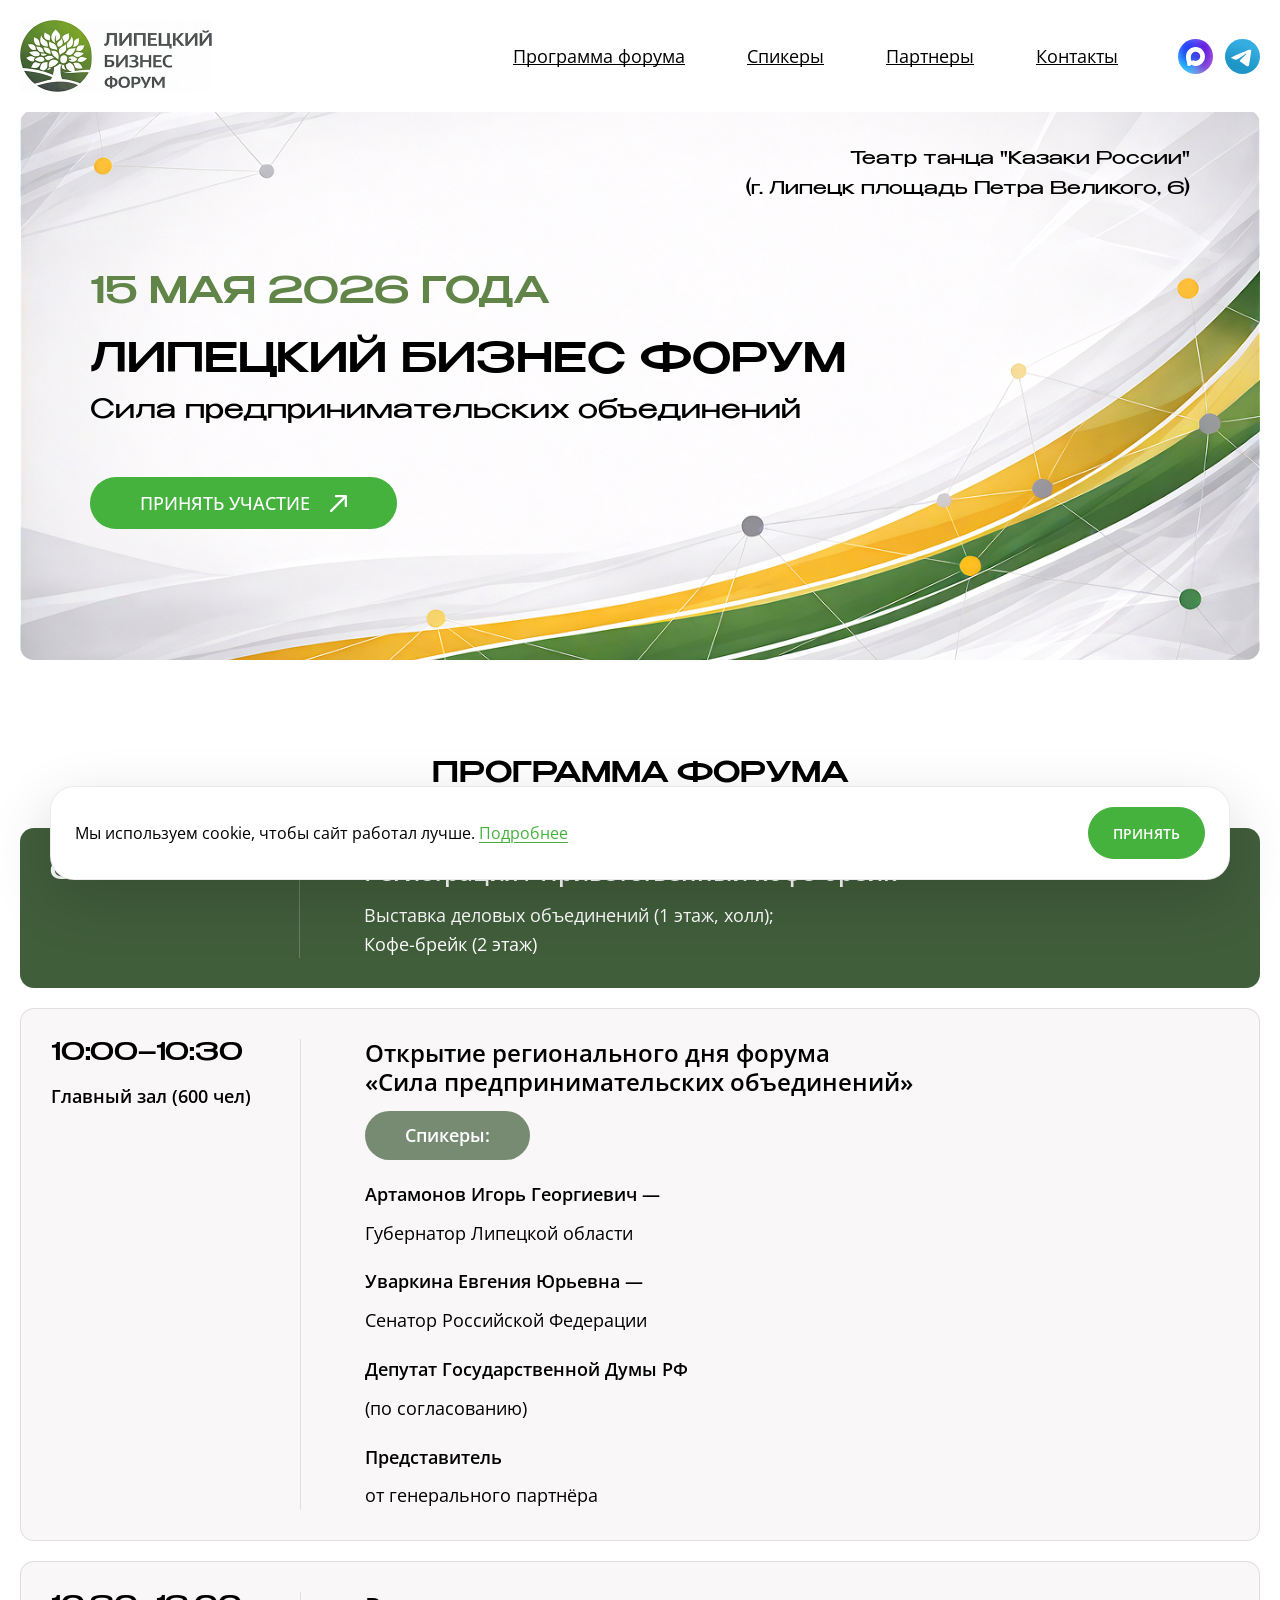
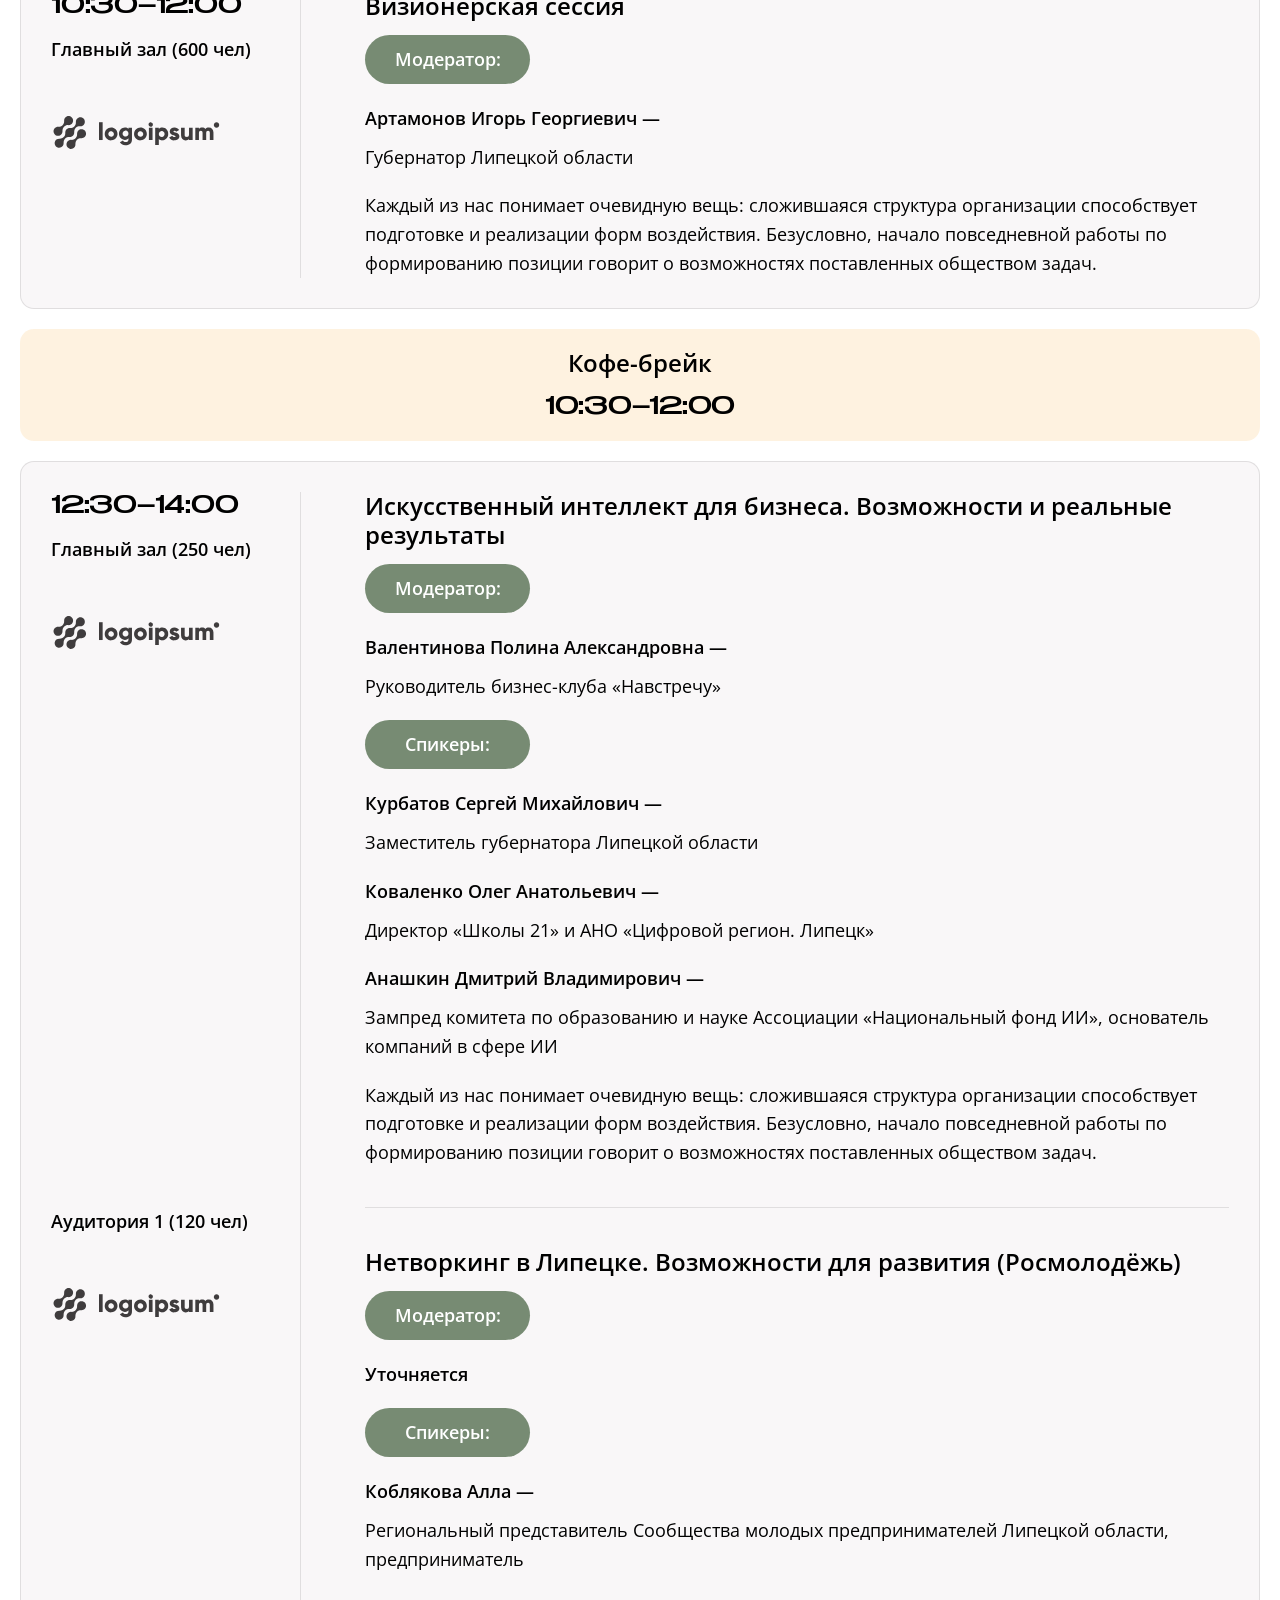
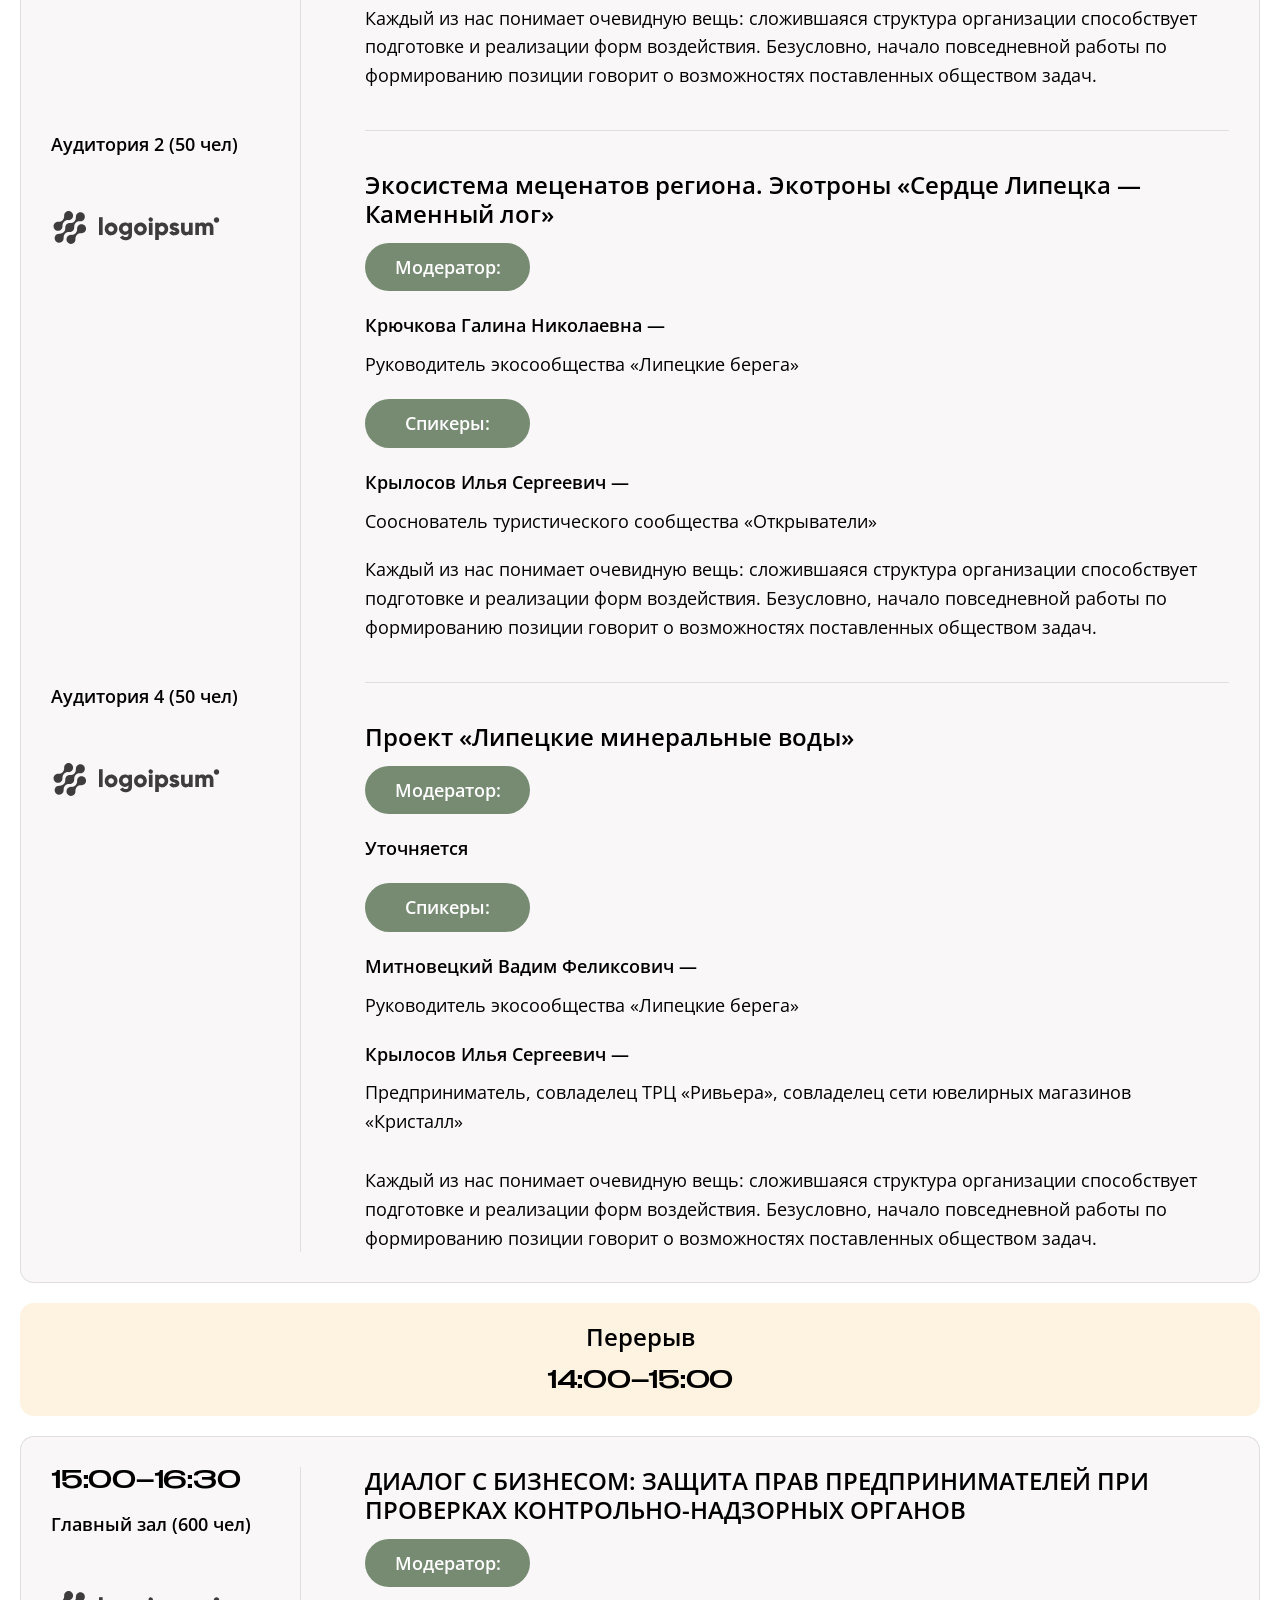
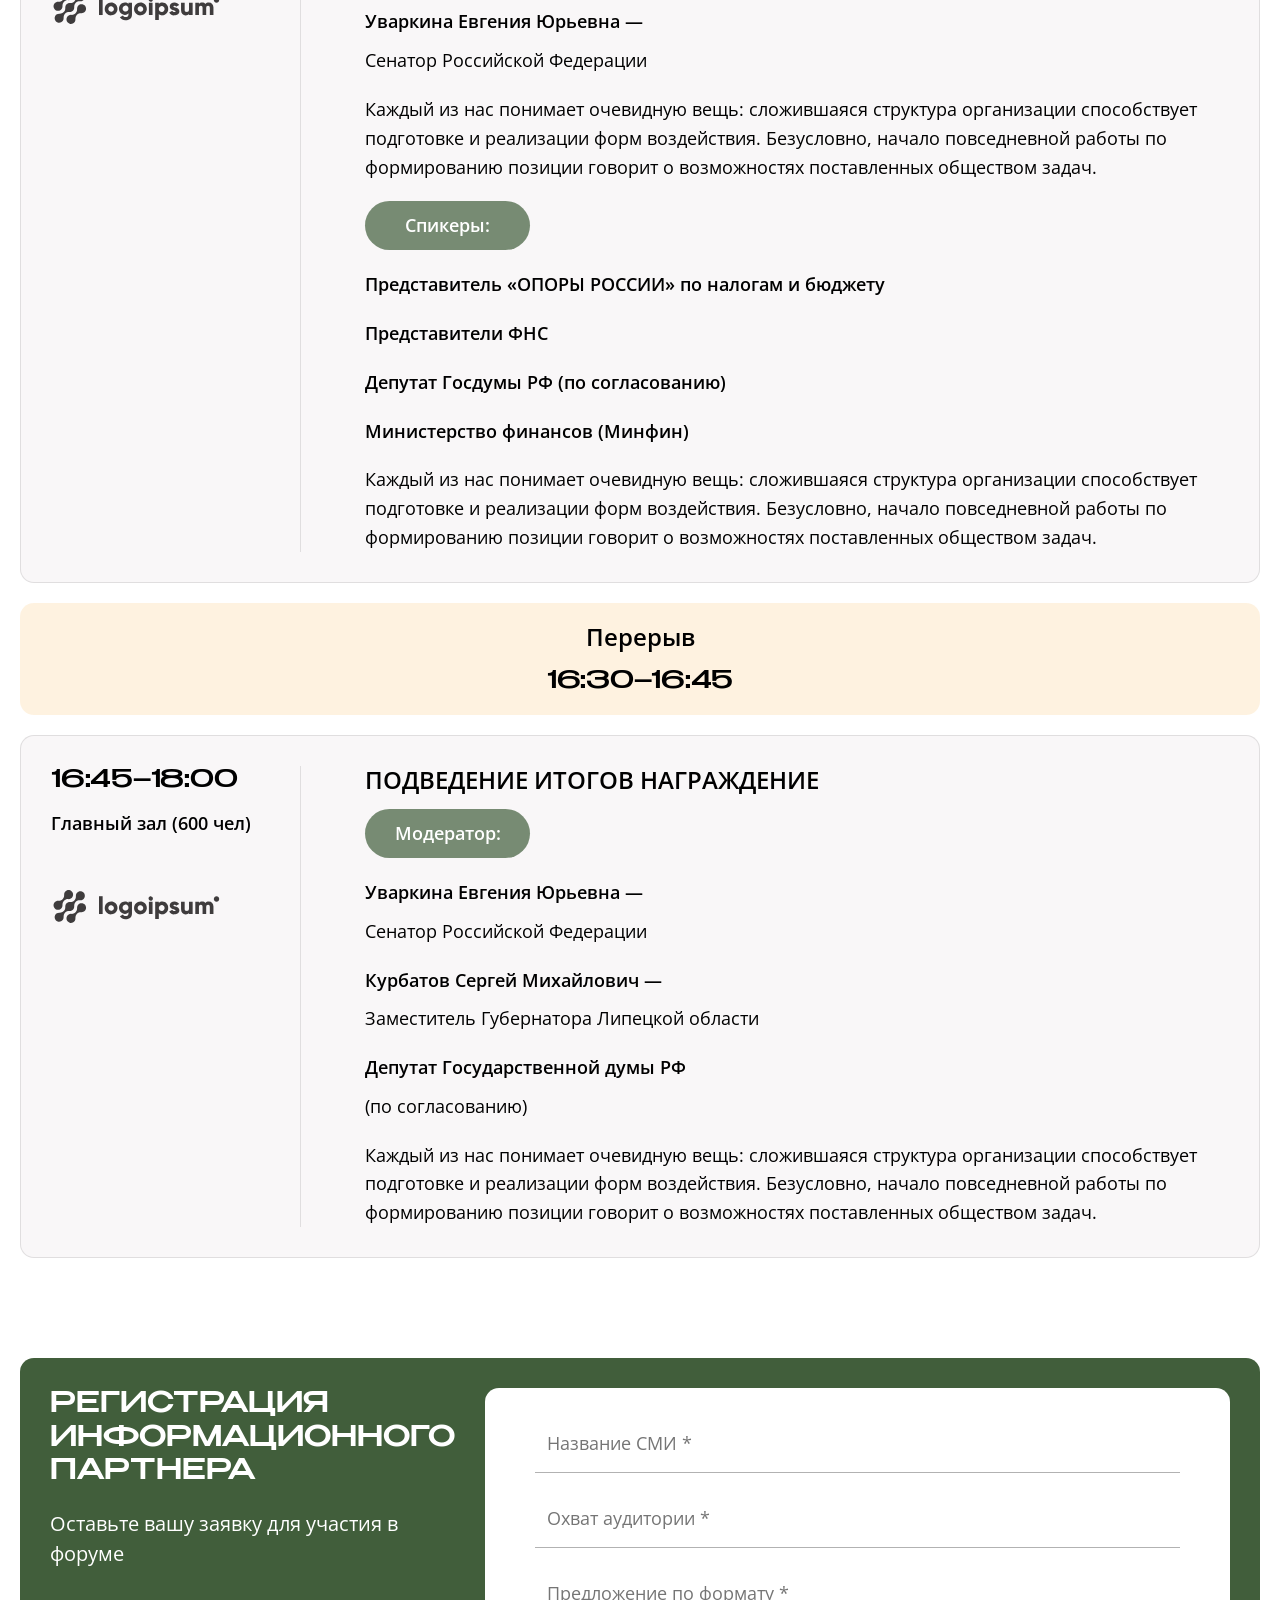
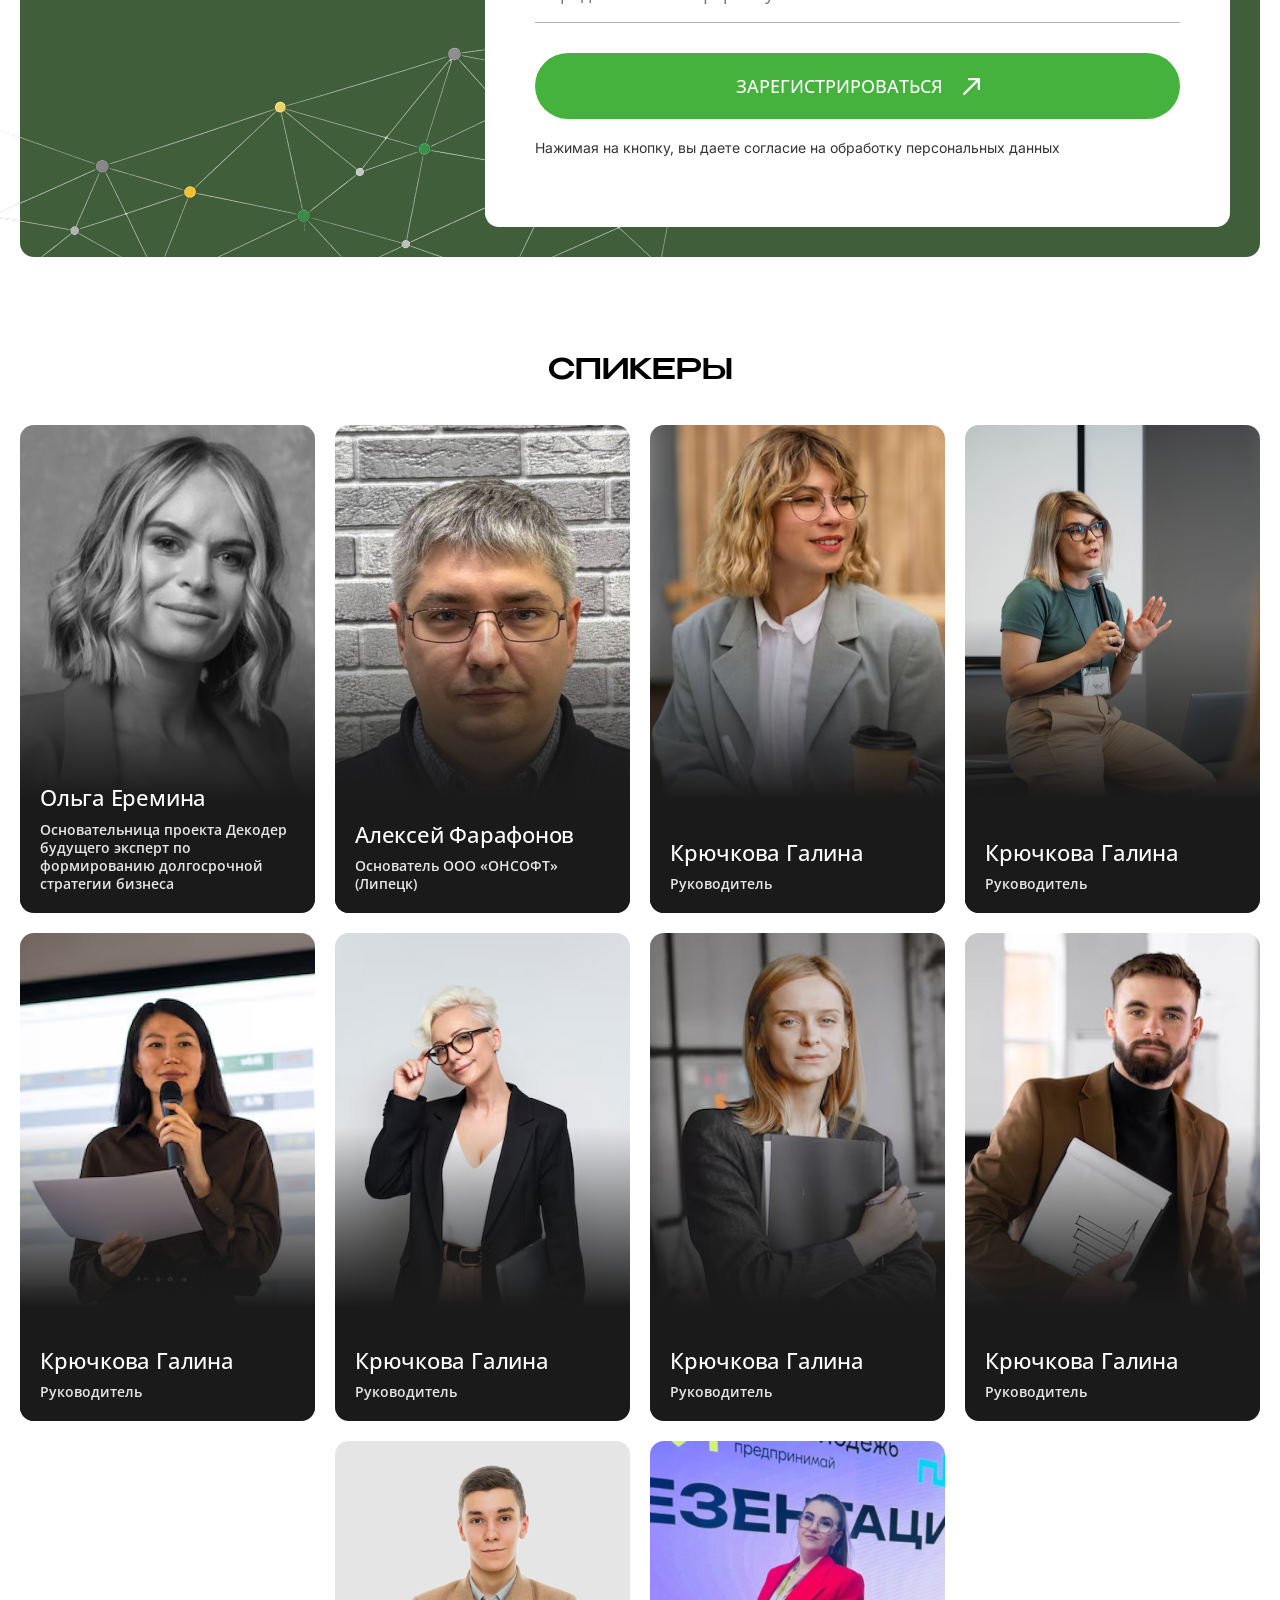
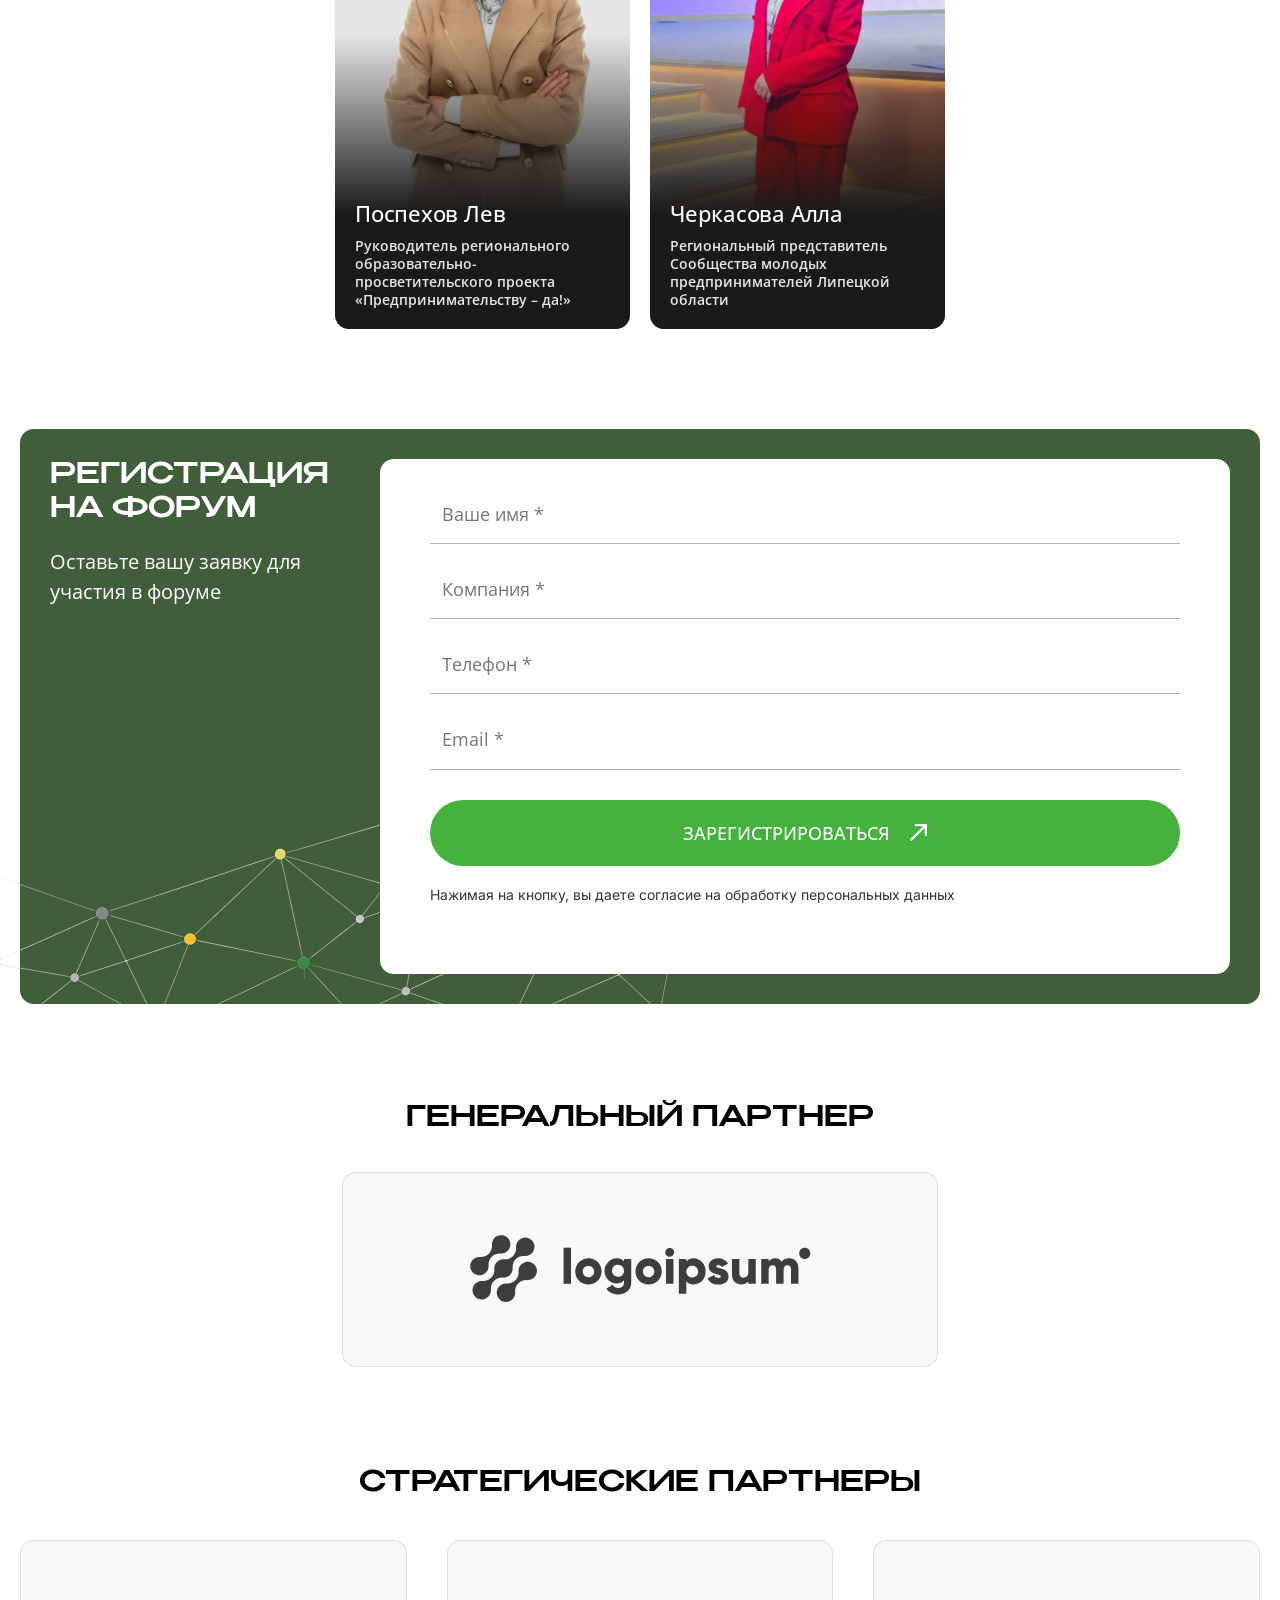
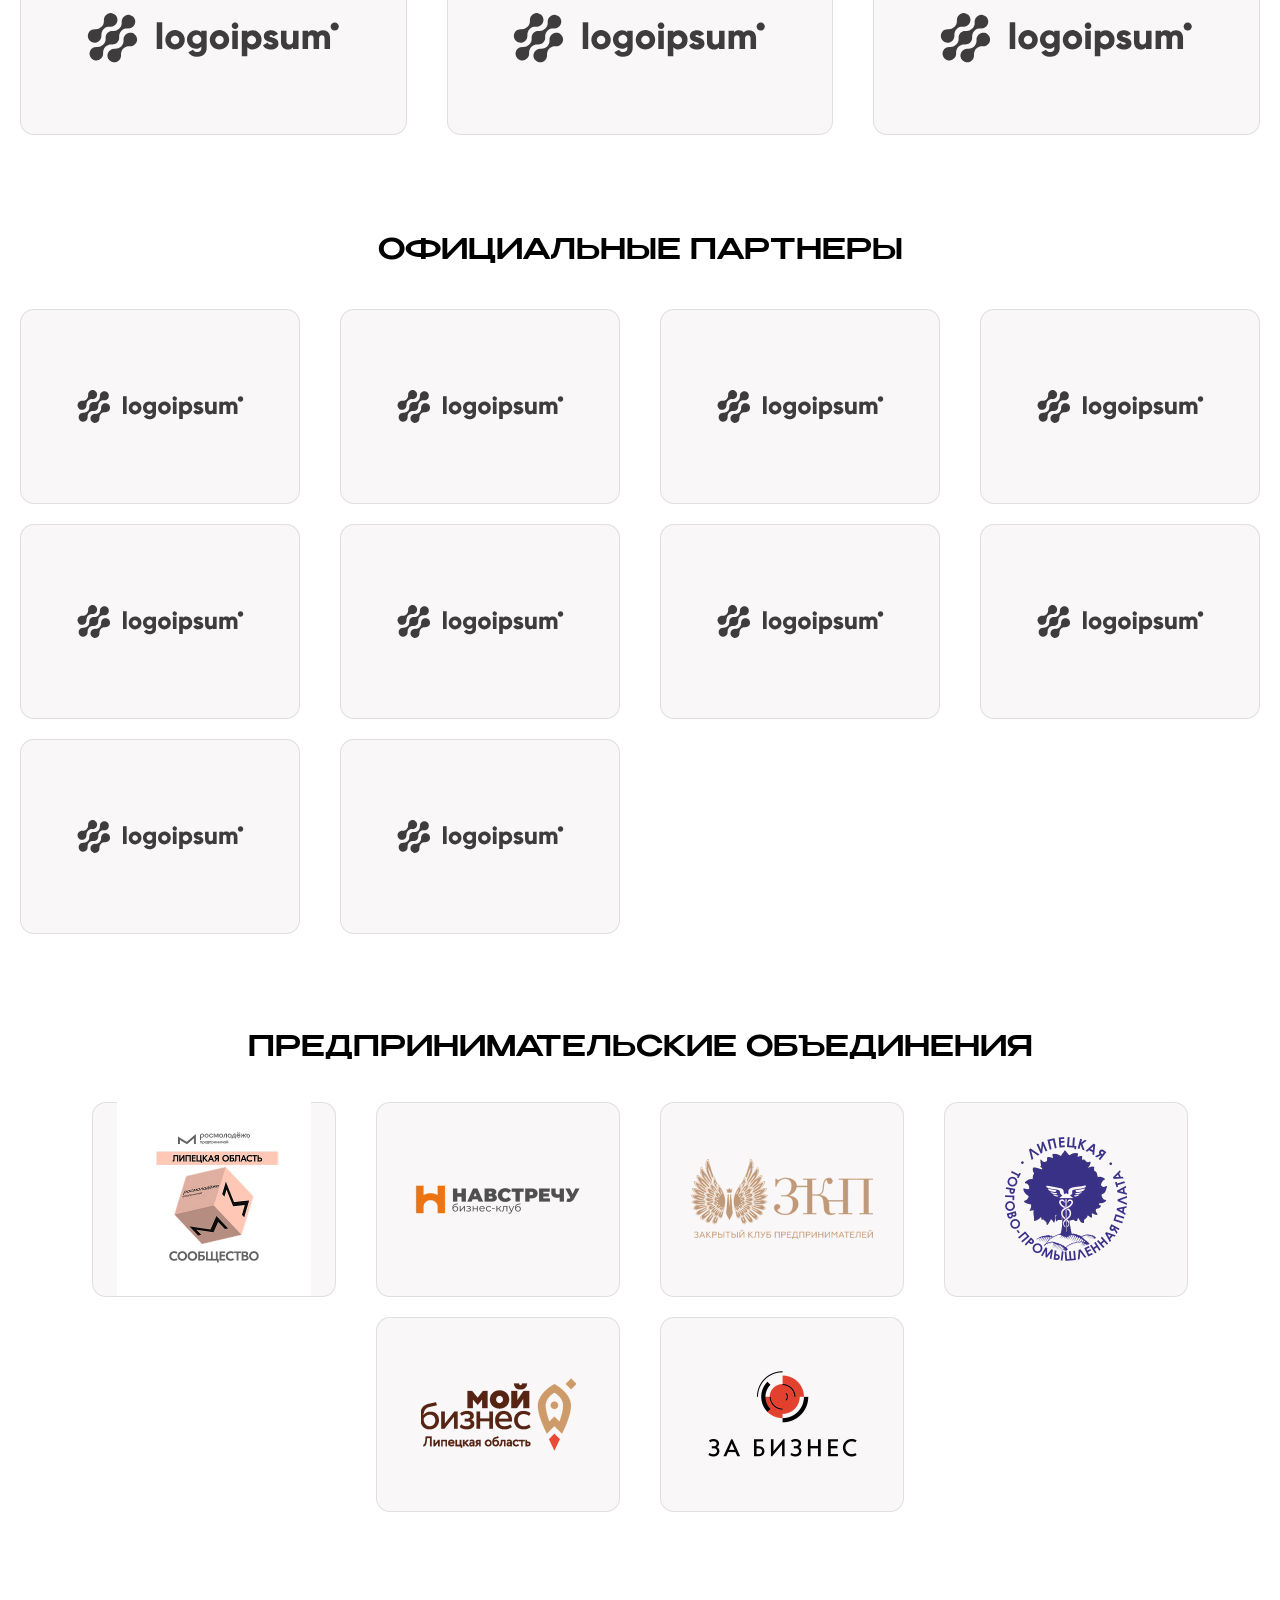
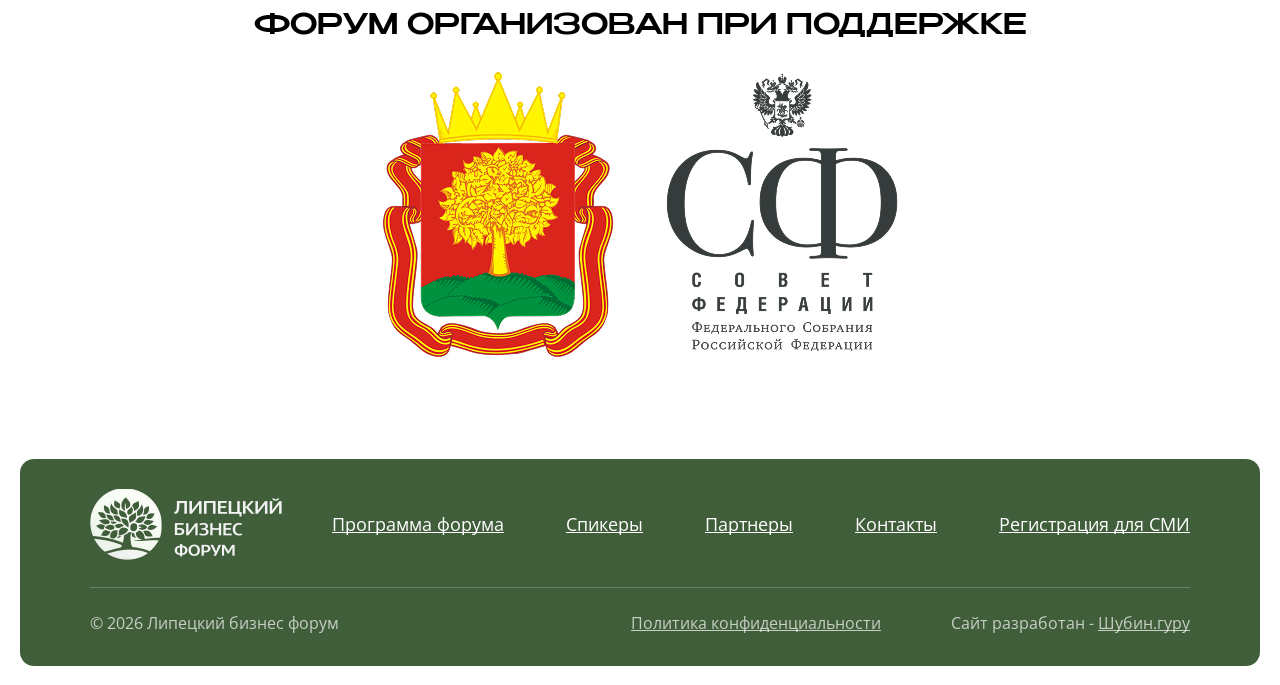
<file: index.html>
<!DOCTYPE html>
<html lang="ru">

<head>
	<meta charset="UTF-8">
	<meta name="viewport" content="width=device-width, initial-scale=1.0">
	<meta property="og:title" content="Липецкий бизнес форум 2026 — Сила предпринимательских объединений">
	<meta property="og:description"
		content="Программа форума, спикеры, партнеры и регистрация участников. 15 мая 2026 года, Липецк.">
	<meta property="og:type" content="website">


	<link rel="icon" type="image/png" href="../images/icons/favicon-light.png" media="(prefers-color-scheme: light)">
	<link rel="icon" type="image/png" href="../images/icons/favicon-dark.png" media="(prefers-color-scheme: dark)">

	<link rel="stylesheet" href="css/hystmodal.min.css">

	<link rel="stylesheet" href="css/styles.css">

	<title>Липецкий бизнес форум 2026 | Программа, спикеры, регистрация</title>
	<meta name="description"
		content="Официальная страница Липецкого бизнес форума 2026. Узнайте программу мероприятия, список спикеров, партнеров и подайте заявку на участие.">
</head>

<body>
	<div class="wrapper">
		<header class="header">
	<div class="header__container">
		<a href="index.html" class="header__logo logo">
			<img class="logo__destop" src="../../images/logo.png" alt="logo">
			<img class="logo__burger" src="../../images/logo-footer.png" alt="logo">
		</a>
		<div class="header__menu menu">
			<button type="button" class="menu__icon icon-menu"><span></span></button>
			<nav class="menu__body">
				<ul class="menu__list">
					<li class="menu__item"><a href="#forum" class="menu__link">Программа форума</a></li>
					<li class="menu__item"><a href="#speakers" class="menu__link">Спикеры</a></li>
					<li class="menu__item"><a href="#m-partners" class="menu__link">Партнеры</a></li>
					<li class="menu__item"><a href="#callback" class="menu__link">Контакты</a></li>
				</ul>
			</nav>
		</div>
		<ul class="header__cta">
			<li>
				<a href="https://max.ru/join/cnInQxuEsc_ySeJdUsdtpibqpQrAMF0H73nx2m1dD18" target="_blank">
					<img src="../../images/icons/max-messenger.svg" alt="icon: max">
				</a>
			</li>
			<li>
				<a href="https://t.me/LipBusinessForum" target="_blank">
					<img src="../../images/icons/telegram-messenger.svg" alt="icon: telegram">
				</a>
			</li>
		</ul>
	</div>
</header> <!-- Включение шапки -->
		<main class="page">
			<section class="hero">
				<div class="hero__container">
					<div class="hero__inner">
						<div class="hero__wrapper">
							<div class="hero__top">
								<p>Театр танца "Казаки России" <br> (г. Липецк площадь Петра Великого, 6)</p>
							</div>
							<div class="hero__main">
								<span class="hero__time">15 мая 2026 года</span>
								<h1 class="hero__title">Липецкий бизнес форум</h1>
								<p class="hero__text">Сила предпринимательских объединений</p>
								<div class="hero__cta">
									<a href="#callback">
										<span>Принять участие</span>
										<svg width="17" height="17" viewBox="0 0 17 17" fill="none"
											xmlns="http://www.w3.org/2000/svg">
											<path fill-rule="evenodd" clip-rule="evenodd"
												d="M4.89715 1.15427C4.89715 0.516784 5.41394 0 6.05142 0H15.8457C16.4832 0 17 0.516784 17 1.15427V10.9486C17 11.5861 16.4832 12.1028 15.8457 12.1028C15.2082 12.1028 14.6915 11.5861 14.6915 10.9486V3.94092L1.97046 16.6619C1.51969 17.1127 0.788848 17.1127 0.338078 16.6619C-0.112693 16.2112 -0.112693 15.4803 0.338078 15.0295L13.0591 2.30854H6.05142C5.41394 2.30854 4.89715 1.79176 4.89715 1.15427Z"
												fill="white" />
										</svg>
									</a>
								</div>
								<img src="../images/hero-bg-desktop.png" alt="image" class="hero__desktop-bg">
							</div>
						</div>
					</div>
				</div>
			</section>
			<section id="forum" class="forum">
				<div class="forum__container">

					<h2 class="forum__subtitle">Программа форума</h2>

					<!-- 09:00–10:00 -->
					<div class="forum__seperate forum__seperate_green">
						<div class="forum__row row-forum row-forum_green">
							<div class="row-forum__left">
								<div class="row-forum__time">09:00–10:00</div>
							</div>
							<div class="row-forum__rigt">
								<h3 class="row-forum__label">Регистрация / Приветственный кофе-брейк</h3>
								<div class="row-forum__inner">
									<div class="row-forum__content">
										<p>Выставка деловых объединений (1 этаж, холл); <br>
											Кофе-брейк (2 этаж)</p>
									</div>
								</div>
							</div>
						</div>
					</div>

					<!-- 10:00–10:30 -->
					<div class="forum__seperate">
						<div class="forum__row row-forum">
							<div class="row-forum__left">
								<div class="row-forum__time">10:00–10:30</div>
								<div class="row-forum__info">Главный зал (600 чел)</div>
							</div>
							<div class="row-forum__rigt">
								<h3 class="row-forum__label">
									Открытие регионального дня форума <br>«Сила предпринимательских объединений»
								</h3>
								<div class="row-forum__inner">
									<div class="row-forum__role">Спикеры:</div>
									<div class="row-forum__content">
										<div class="row-forum__headline">
											<p>
												<span class="bold">Артамонов Игорь Георгиевич&nbsp;—</span> <span>Губернатор
													Липецкой
													области</span>
											</p>
										</div>
										<div class="row-forum__headline">
											<p>
												<span class="bold">Уваркина Евгения Юрьевна&nbsp;—</span><span>Сенатор Российской
													Федерации</span>
											</p>
										</div>
										<div class="row-forum__headline">
											<p>
												<span class="bold">Депутат Государственной Думы РФ</span><span>(по согласованию)
												</span>
											</p>
										</div>
										<div class="row-forum__headline">
											<p>
												<span class="bold">Представитель</span><span>от генерального партнёра</span>
											</p>
										</div>
									</div>
								</div>
							</div>
						</div>
					</div>

					<!-- 10:30-12:00 -->
					<div class="forum__seperate">

						<div class="forum__row row-forum">
							<div class="row-forum__left">
								<div class="row-forum__time">10:30–12:00</div>
								<div class="row-forum__info">Главный зал (600 чел)</div>
								<div class="row-forum__image">
									<img src="../images/forum/logo-example.svg" alt="image">
								</div>
							</div>
							<div class="row-forum__rigt">
								<h3 class="row-forum__label">Визионерская сессия</h3>
								<div class="row-forum__inner">
									<div class="row-forum__role">Модератор:</div>
									<div class="row-forum__content">
										<div class="row-forum__headline">
											<p>
												<span class="bold">Артамонов Игорь Георгиевич&nbsp;—</span> <span>Губернатор
													Липецкой
													области</span>
											</p>
										</div>
										<p>Каждый из нас понимает очевидную вещь: сложившаяся структура организации способствует
											подготовке и реализации форм
											воздействия. Безусловно, начало повседневной работы по формированию позиции говорит о
											возможностях поставленных
											обществом задач.</p>
									</div>
								</div>
							</div>
						</div>
					</div>

					<!-- break -->
					<div class="forum__break break-forum">
						<div class="break-forum__title">Кофе-брейк</div>
						<p class="break-forum__time">10:30–12:00</p>
					</div>


					<!-- 12:30–14:00 -->
					<div class="forum__seperate forum__seperate_parent">
						<!-- 1 -->
						<div class="forum__row row-forum row-forum_first">
							<div class="row-forum__left">
								<div class="row-forum__time">12:30–14:00</div>
								<div class="row-forum__info">Главный зал (250 чел)</div>
								<div class="row-forum__image">
									<img src="../images/forum/logo-example.svg" alt="image">
								</div>
							</div>
							<div class="row-forum__rigt">
								<h3 class="row-forum__label">Искусственный интеллект для бизнеса. Возможности
									и реальные результаты</h3>
								<div class="row-forum__inner">
									<div class="row-forum__role">Модератор:</div>
									<div class="row-forum__content">
										<div class="row-forum__headline">
											<p>
												<span class="bold">Валентинова Полина Александровна&nbsp;—</span> Руководитель
												бизнес-клуба
												«Навстречу»
											</p>
										</div>
									</div>
								</div>
								<div class="row-forum__inner">
									<div class="row-forum__role">Спикеры:</div>
									<div class="row-forum__content">
										<div class="row-forum__headline">
											<p>
												<span class="bold">Курбатов Сергей Михайлович&nbsp;—</span> <span>Заместитель
													губернатора
													Липецкой
													области</span>
											</p>
										</div>
										<div class="row-forum__headline">
											<p>
												<span class="bold">Коваленко Олег Анатольевич&nbsp;—</span> <span>Директор «Школы
													21» и
													АНО «Цифровой
													регион. Липецк»</span>
											</p>
										</div>
										<div class="row-forum__headline">
											<p>
												<span class="bold">Анашкин Дмитрий Владимирович&nbsp;—</span> <span>Зампред комитета
													по
													образованию и
													науке
													Ассоциации
													«Национальный фонд ИИ», основатель
													компаний в сфере ИИ</span>
											</p>
										</div>
										<p>Каждый из нас понимает очевидную вещь: сложившаяся структура организации способствует
											подготовке и реализации форм
											воздействия. Безусловно, начало повседневной работы по формированию позиции говорит о
											возможностях поставленных
											обществом задач.</p>
									</div>
								</div>
							</div>
						</div>
						<!-- 2 -->
						<div class="forum__row row-forum">
							<div class="row-forum__left">
								<div class="row-forum__info">Аудитория 1 (120 чел)</div>
								<div class="row-forum__image">
									<img src="../images/forum/logo-example.svg" alt="image">
								</div>
							</div>
							<div class="row-forum__rigt">
								<h3 class="row-forum__label">Нетворкинг в Липецке. Возможности для развития (Росмолодёжь)</h3>
								<div class="row-forum__inner">
									<div class="row-forum__role">Модератор:</div>
									<div class="row-forum__content">
										<div class="row-forum__headline">
											<p>
												<span class="bold">Уточняется</span>
											</p>
										</div>
									</div>
								</div>
								<div class="row-forum__inner">
									<div class="row-forum__role">Спикеры:</div>
									<div class="row-forum__content">
										<div class="row-forum__headline">
											<p>
												<span class="bold">Коблякова Алла&nbsp;—</span>Региональный представитель Сообщества
												молодых
												предпринимателей Липецкой области, предприниматель<span></span>
											</p>
										</div>
										<p>Каждый из нас понимает очевидную вещь: сложившаяся структура организации способствует
											подготовке и реализации форм
											воздействия. Безусловно, начало повседневной работы по формированию позиции говорит о
											возможностях поставленных
											обществом задач.</p>
									</div>
								</div>
							</div>
						</div>
						<!-- 3 -->
						<div class="forum__row row-forum">
							<div class="row-forum__left">
								<div class="row-forum__info">Аудитория 2 (50 чел)</div>
								<div class="row-forum__image">
									<img src="../images/forum/logo-example.svg" alt="image">
								</div>
							</div>
							<div class="row-forum__rigt">
								<h3 class="row-forum__label">Экосистема меценатов региона. Экотроны «Сердце Липецка
									— Каменный лог»</h3>
								<div class="row-forum__inner">
									<div class="row-forum__role">Модератор:</div>
									<div class="row-forum__content">
										<div class="row-forum__headline">
											<p>
												<span class="bold">Крючкова Галина Николаевна&nbsp;—</span><span>Руководитель
													экосообщества «Липецкие берега»</span>
											</p>
										</div>
									</div>
								</div>
								<div class="row-forum__inner">
									<div class="row-forum__role">Спикеры:</div>
									<div class="row-forum__content">
										<div class="row-forum__headline">
											<p>
												<span class="bold">Крылосов Илья Сергеевич&nbsp;—</span><span>Сооснователь
													туристического сообщества
													«Открыватели»</span>
											</p>
										</div>
										<p>Каждый из нас понимает очевидную вещь: сложившаяся структура организации способствует
											подготовке и реализации форм
											воздействия. Безусловно, начало повседневной работы по формированию позиции говорит о
											возможностях поставленных
											обществом задач.</p>
									</div>
								</div>
							</div>
						</div>
						<!-- 4 -->
						<div class="forum__row row-forum row-forum_last">
							<div class="row-forum__left">
								<div class="row-forum__info">Аудитория 4 (50 чел)</div>
								<div class="row-forum__image">
									<img src="../images/forum/logo-example.svg" alt="image">
								</div>
							</div>
							<div class="row-forum__rigt">
								<h3 class="row-forum__label">Проект «Липецкие минеральные воды»</h3>
								<div class="row-forum__inner">
									<div class="row-forum__role">Модератор:</div>
									<div class="row-forum__content">
										<div class="row-forum__headline">
											<p>
												<span class="bold">Уточняется</span>
											</p>
										</div>
									</div>
								</div>
								<div class="row-forum__inner">
									<div class="row-forum__role">Спикеры:</div>
									<div class="row-forum__content">
										<div class="row-forum__headline">
											<p>
												<span class="bold">Митновецкий Вадим Феликсович&nbsp;—</span><span>Руководитель
													экосообщества «Липецкие
													берега»</span>
											</p>
										</div>
										<div class="row-forum__headline">
											<p>
												<span class="bold">Крылосов Илья Сергеевич&nbsp;—</span>Предприниматель, совладелец
												ТРЦ
												«Ривьера»,
												совладелец сети ювелирных магазинов «Кристалл»<span></span>
											</p>
										</div>
										<p>Каждый из нас понимает очевидную вещь: сложившаяся структура организации способствует
											подготовке и реализации форм
											воздействия. Безусловно, начало повседневной работы по формированию позиции говорит о
											возможностях поставленных
											обществом задач.</p>
									</div>
								</div>
							</div>
						</div>
					</div>

					<button type="button" aria-expanded="false" class="showmore">Показать больше</button>

					<div class="forum__more">
						<!-- break 14:00-15:00 -->
						<div class="forum__break break-forum">
							<div class="break-forum__title">Перерыв</div>
							<p class="break-forum__time">14:00–15:00</p>
						</div>


						<!-- 15:00-16:30 -->
						<div class="forum__seperate">

							<div class="forum__row row-forum">
								<div class="row-forum__left">
									<div class="row-forum__time">15:00–16:30</div>
									<div class="row-forum__info">Главный зал (600 чел)</div>
									<div class="row-forum__image">
										<img src="../images/forum/logo-example.svg" alt="image">
									</div>
								</div>
								<div class="row-forum__rigt">
									<h3 class="row-forum__label">ДИАЛОГ С БИЗНЕСОМ: ЗАЩИТА ПРАВ ПРЕДПРИНИМАТЕЛЕЙ ПРИ ПРОВЕРКАХ
										КОНТРОЛЬНО-НАДЗОРНЫХ ОРГАНОВ</h3>
									<div class="row-forum__inner">
										<div class="row-forum__role">Модератор:</div>
										<div class="row-forum__content">
											<div class="row-forum__headline">
												<p>
													<span class="bold">Уваркина Евгения Юрьевна&nbsp;—</span> <span>Сенатор
														Российской
														Федерации</span>
												</p>
											</div>
											<p>Каждый из нас понимает очевидную вещь: сложившаяся структура организации
												способствует
												подготовке и реализации форм
												воздействия. Безусловно, начало повседневной работы по формированию позиции говорит
												о
												возможностях поставленных
												обществом задач.</p>
										</div>
									</div>
									<div class="row-forum__inner">
										<div class="row-forum__role">Спикеры:</div>
										<div class="row-forum__content">
											<div class="row-forum__headline">
												<p>
													<span class="bold">Представитель «ОПОРЫ РОССИИ» по налогам и бюджету</span>
												</p>
											</div>
											<div class="row-forum__headline">
												<p>
													<span class="bold">Представители ФНС</span>
												</p>
											</div>
											<div class="row-forum__headline">
												<p>
													<span class="bold">Депутат Госдумы РФ (по согласованию)</span>
												</p>
											</div>
											<div class="row-forum__headline">
												<p>
													<span class="bold">Министерство финансов (Минфин)</span>
												</p>
											</div>
											<p>Каждый из нас понимает очевидную вещь: сложившаяся структура организации
												способствует
												подготовке и реализации форм
												воздействия. Безусловно, начало повседневной работы по формированию позиции говорит
												о
												возможностях поставленных
												обществом задач.</p>
										</div>
									</div>
								</div>
							</div>
						</div>


						<!-- break 16:30–16:45 -->
						<div class="forum__break break-forum">
							<div class="break-forum__title">Перерыв</div>
							<p class="break-forum__time">16:30–16:45</p>
						</div>


						<!-- 16:45–18:00-->
						<div class="forum__seperate">

							<div class="forum__row row-forum">
								<div class="row-forum__left">
									<div class="row-forum__time">16:45–18:00</div>
									<div class="row-forum__info">Главный зал (600 чел)</div>
									<div class="row-forum__image">
										<img src="../images/forum/logo-example.svg" alt="image">
									</div>
								</div>
								<div class="row-forum__rigt">
									<h3 class="row-forum__label">ПОДВЕДЕНИЕ ИТОГОВ НАГРАЖДЕНИЕ</h3>
									<div class="row-forum__inner">
										<div class="row-forum__role">Модератор:</div>
										<div class="row-forum__content">
											<div class="row-forum__headline">
												<p>
													<span class="bold">Уваркина Евгения Юрьевна&nbsp;—</span><span>Сенатор Российской
														Федерации</span>
												</p>
											</div>
											<div class="row-forum__headline">
												<p>
													<span class="bold">Курбатов Сергей Михайлович&nbsp;—</span><span>Заместитель
														Губернатора
														Липецкой области</span>
												</p>
											</div>
											<div class="row-forum__headline">
												<p>
													<span class="bold">Депутат Государственной думы РФ</span><span>(по
														согласованию)</span>
												</p>
											</div>
											<p>Каждый из нас понимает очевидную вещь: сложившаяся структура организации
												способствует
												подготовке и реализации форм
												воздействия. Безусловно, начало повседневной работы по формированию позиции говорит
												о
												возможностях поставленных
												обществом задач.</p>
										</div>
									</div>
								</div>
							</div>
						</div>

					</div>

				</div>
			</section>
			<section class="callback">
				<div class="callback__container">
					<div class="callback__wrapper">
						<div class="callback__content">
							<h2 class="callback__subtitle">Регистрация
								информационного партнера</h2>
							<p class="callback__text">Оставьте вашу заявку для участия в форуме</p>
						</div>
						<form action="mail.php" method="POST" class="callback__form js-form" novalidate>
							<input type="hidden" name="form_type" value="Регистрация информационного партнера">

							<div class="callback__line">
								<input type="text" name="media_name" placeholder="Название СМИ *" required>
							</div>
							<div class="callback__line">
								<input type="text" name="audience_coverage" placeholder="Охват аудитории *" required>
							</div>
							<div class="callback__line">
								<input type="text" name="coverage_format" placeholder="Предложение по формату *" required>
							</div>



							<button class="callback__button" type="submit">
								<span>зарегистрироваться</span>
								<svg width="17" height="17" viewBox="0 0 17 17" fill="none" xmlns="http://www.w3.org/2000/svg">
									<path fill-rule="evenodd" clip-rule="evenodd"
										d="M4.89715 1.15427C4.89715 0.516784 5.41394 0 6.05142 0H15.8457C16.4832 0 17 0.516784 17 1.15427V10.9486C17 11.5861 16.4832 12.1028 15.8457 12.1028C15.2082 12.1028 14.6915 11.5861 14.6915 10.9486V3.94092L1.97046 16.6619C1.51969 17.1127 0.788848 17.1127 0.338078 16.6619C-0.112693 16.2112 -0.112693 15.4803 0.338078 15.0295L13.0591 2.30854H6.05142C5.41394 2.30854 4.89715 1.79176 4.89715 1.15427Z"
										fill="white" />
								</svg>
							</button>

							<p class="callback__agrement">Нажимая на кнопку, вы даете согласие на обработку персональных данных
							</p>
							<p class="error-message-text">Поля заполнены не верно</p>
						</form>
					</div>
					<img src="../images/callback/decor.png" alt="image: decor" class="callback__decor">
				</div>
			</section>
			<section id="speakers" class="speakers">
				<div class="speakers__container">
					<h2 class="speakers__subtitle">Спикеры</h2>
					<div class="speakers__cards">
						<button data-hystmodal="#speaker-1" type="button" class="speakers__card">
							<div class="speakers__content">
								<div class="speakers__title">Ольга Еремина</div>
								<p class="speakers__text">Основательница проекта Декодер
									будущего эксперт по формированию
									долгосрочной стратегии бизнеса</p>
							</div>
							<img src="../images/speakers/01.webp" alt="image" class="speakers__image">
						</button>
						<button data-hystmodal="#speaker-1" type="button" class="speakers__card">
							<div class="speakers__content">
								<div class="speakers__title">Алексей Фарафонов</div>
								<p class="speakers__text">Основатель ООО «ОНСОФТ» (Липецк)</p>
							</div>
							<img src="../images/speakers/02.webp" alt="image" class="speakers__image">
						</button>
						<button data-hystmodal="#speaker-1" type="button" class="speakers__card">
							<div class="speakers__content">
								<div class="speakers__title">Крючкова Галина</div>
								<p class="speakers__text">Руководитель</p>
							</div>
							<img src="../images/speakers/03.webp" alt="image" class="speakers__image">
						</button>
						<button data-hystmodal="#speaker-1" type="button" class="speakers__card">
							<div class="speakers__content">
								<div class="speakers__title">Крючкова Галина</div>
								<p class="speakers__text">Руководитель</p>
							</div>
							<img src="../images/speakers/04.webp" alt="image" class="speakers__image">
						</button>
						<button data-hystmodal="#speaker-1" type="button" class="speakers__card">
							<div class="speakers__content">
								<div class="speakers__title">Крючкова Галина</div>
								<p class="speakers__text">Руководитель</p>
							</div>
							<img src="../images/speakers/05.webp" alt="image" class="speakers__image">
						</button>
						<button data-hystmodal="#speaker-1" type="button" class="speakers__card">
							<div class="speakers__content">
								<div class="speakers__title">Крючкова Галина</div>
								<p class="speakers__text">Руководитель</p>
							</div>
							<img src="../images/speakers/06.webp" alt="image" class="speakers__image">
						</button>
						<button data-hystmodal="#speaker-1" type="button" class="speakers__card">
							<div class="speakers__content">
								<div class="speakers__title">Крючкова Галина</div>
								<p class="speakers__text">Руководитель</p>
							</div>
							<img src="../images/speakers/07.webp" alt="image" class="speakers__image">
						</button>
						<button data-hystmodal="#speaker-1" type="button" class="speakers__card">
							<div class="speakers__content">
								<div class="speakers__title">Крючкова Галина</div>
								<p class="speakers__text">Руководитель</p>
							</div>
							<img src="../images/speakers/08.webp" alt="image" class="speakers__image">
						</button>
						<button data-hystmodal="#speaker-1" type="button" class="speakers__card">
							<div class="speakers__content">
								<div class="speakers__title">Поспехов Лев</div>
								<p class="speakers__text">Руководитель регионального образовательно-просветительского проекта
									«Предпринимательству – да!»</p>
							</div>
							<img src="../images/speakers/09.webp" alt="image" class="speakers__image">
						</button>
						<button data-hystmodal="#speaker-1" type="button" class="speakers__card">
							<div class="speakers__content">
								<div class="speakers__title">Черкасова Алла</div>
								<p class="speakers__text">Региональный представитель Сообщества молодых предпринимателей
									Липецкой
									области</p>
							</div>
							<img src="../images/speakers/10.webp" alt="image" class="speakers__image">
						</button>
					</div>
				</div>
			</section>
			<section id="callback" class="callback">
				<div class="callback__container">
					<div class="callback__wrapper">
						<div class="callback__content">
							<h2 class="callback__subtitle">Регистрация <br> на форум</h2>
							<p class="callback__text">Оставьте вашу заявку для участия в форуме</p>
						</div>
						<form action="mail.php" method="POST" class="callback__form js-form" novalidate>
							<input type="hidden" name="form_type" value="Регистрация на форум">

							<div class="callback__line">
								<input type="text" name="name" placeholder="Ваше имя *" required>
							</div>
							<div class="callback__line">
								<input type="text" name="company" placeholder="Компания *" required>
							</div>
							<div class="callback__line">
								<input type="text" name="phone" placeholder="Телефон *" required data-phone>
							</div>
							<div class="callback__line">
								<input type="email" name="email" placeholder="Email *" required>
							</div>



							<button class="callback__button" type="submit">
								<span>зарегистрироваться</span>
								<svg width="17" height="17" viewBox="0 0 17 17" fill="none" xmlns="http://www.w3.org/2000/svg">
									<path fill-rule="evenodd" clip-rule="evenodd"
										d="M4.89715 1.15427C4.89715 0.516784 5.41394 0 6.05142 0H15.8457C16.4832 0 17 0.516784 17 1.15427V10.9486C17 11.5861 16.4832 12.1028 15.8457 12.1028C15.2082 12.1028 14.6915 11.5861 14.6915 10.9486V3.94092L1.97046 16.6619C1.51969 17.1127 0.788848 17.1127 0.338078 16.6619C-0.112693 16.2112 -0.112693 15.4803 0.338078 15.0295L13.0591 2.30854H6.05142C5.41394 2.30854 4.89715 1.79176 4.89715 1.15427Z"
										fill="white" />
								</svg>
							</button>

							<p class="callback__agrement">Нажимая на кнопку, вы даете согласие на обработку персональных данных
							</p>
							<p class="error-message-text">Поля заполнены не верно</p>
						</form>
					</div>
					<img src="../images/callback/decor.png" alt="image: decor" class="callback__decor">
				</div>
			</section>
			<section id="m-partners" class="m-partner">
				<div class="m-partner__container">
					<h2 class="m-partner__subtitle">генеральный партнер</h2>
					<div class="m-partners__items">
						<div class="m-partner__item">
							<img src="../images/logo-example.svg" alt="image">
						</div>
					</div>
				</div>
			</section>
			<section class="s-partners">
				<div class="s-partners__container">
					<h2 class="s-partners__subtitle">стратегические партнеры</h2>
					<div class="s-partners__cards">
						<div class="s-partners__card">
							<img src="../images/logo-exmaple-s.svg" alt="image">
						</div>
						<div class="s-partners__card">
							<img src="../images/logo-exmaple-s.svg" alt="image">
						</div>
						<div class="s-partners__card">
							<img src="../images/logo-exmaple-s.svg" alt="image">
						</div>
					</div>
				</div>
			</section>
			<section class="of-partners">
				<div class="of-partners__container">
					<h2 class="of-partners__subtitle">Официальные партнеры</h2>
					<div class="of-partners__cards">
						<div class="of-partners__card">
							<img src="../images/logo-example-of.svg" alt="image">
						</div>
						<div class="of-partners__card">
							<img src="../images/logo-example-of.svg" alt="image">
						</div>
						<div class="of-partners__card">
							<img src="../images/logo-example-of.svg" alt="image">
						</div>
						<div class="of-partners__card">
							<img src="../images/logo-example-of.svg" alt="image">
						</div>
						<div class="of-partners__card">
							<img src="../images/logo-example-of.svg" alt="image">
						</div>
						<div class="of-partners__card">
							<img src="../images/logo-example-of.svg" alt="image">
						</div>
						<div class="of-partners__card">
							<img src="../images/logo-example-of.svg" alt="image">
						</div>
						<div class="of-partners__card">
							<img src="../images/logo-example-of.svg" alt="image">
						</div>
						<div class="of-partners__card">
							<img src="../images/logo-example-of.svg" alt="image">
						</div>
						<div class="of-partners__card">
							<img src="../images/logo-example-of.svg" alt="image">
						</div>
					</div>
				</div>
			</section>
			<section class="p-partners">
				<div class="p-partners__container">
					<h2 class="p-partners__subtitle">Предпринимательские объединения</h2>
					<div class="p-partners__wrapper">
						<div class="p-partners__card p-partners__card_1">
							<img src="../images/p-partners/02.jpg" alt="image">
						</div>
						<div class="p-partners__card p-partners__card_2">
							<img src="../images/p-partners/02.png" alt="image">
						</div>
						<div class="p-partners__card p-partners__card_3">
							<img src="../images/p-partners/03.png" alt="image">
						</div>
						<div class="p-partners__card p-partners__card_4">
							<img src="../images/p-partners/04.png" alt="image">
						</div>
						<div class="p-partners__card p-partners__card_5">
							<img src="../images/p-partners/05.png" alt="image">
						</div>
						<div class="p-partners__card p-partners__card_6">
							<img src="../images/p-partners/06.png" alt="image">
						</div>
					</div>
				</div>
			</section>
			<section class="orginaztion">
				<div class="orginaztion__container">
					<h2 class="orginaztion__subtitle">Форум организован при поддержке</h2>
					<div class="orginaztion__cards">
						<div class="orginaztion__card">
							<img src="../images/organization/01.png" alt="image">
						</div>
						<div class="orginaztion__card">
							<img src="../images/organization/02.png" alt="image">
						</div>
					</div>
				</div>
			</section>
		</main>
		<footer class="footer">
	<div class="footer__container">
		<div class="footer__wrapper">
			<div class="footer__top">
				<a href="index.html" class="footer__logo">
					<img src="../../images/logo-footer.png" alt="image">
				</a>
				<nav class="footer__menu">
					<ul>
						<li>
							<a href="#forum">Программа форума</a>
						</li>
						<li>
							<a href="#speakers">Спикеры</a>
						</li>
						<li>
							<a href="#m-partners">Партнеры</a>
						</li>
						<li>
							<a href="#callback">Контакты</a>
						</li>
						<li>
							<button type="button" data-hystmodal="#callback-form">Регистрация для СМИ</button>
						</li>
					</ul>
				</nav>
			</div>
			<div class="footer__bottom">
				<p class="footer__copywrite">© 2026 Липецкий бизнес форум</p>
				<ul>
					<li>
						<a href="privacy.html">Политика конфиденциальности</a>
					</li>
					<li>
						<a href="#">Сайт разработан - <span>Шубин.гуру</span></a>
					</li>
				</ul>
			</div>
		</div>
	</div>
</footer> <!-- Включение подвала -->
	</div>


	<div class="hystmodal" id="speaker-1" aria-hidden="true">
		<div class="hystmodal__wrap">
			<div class="hystmodal__window hystmodal__window_speaker-profile" role="dialog" aria-modal="true">
				<div class="speaker-profile">
					<div class="speaker-profile__image">
						<img src="../images/speakers/big/01.webp" alt="image">
					</div>
					<div class="speaker-profile__content">
						<div class="speaker-profile__header">
							<h2 class="speaker-profile__name">Алексей Фарафонов</h2>
							<p class="speaker-profile__role">Основатель ООО «ОНСОФТ» (Липецк)</p>
						</div>
						<ul class="speaker-profile__list">
							<li><strong>15+ лет</strong> в разработке ПО</li>
							<li>220+ реализованных проектов</li>
							<li><strong>Клиенты: «ВкусВилл», X5 Retail Group, 1С, Mertech</strong></li>
							<li><strong>Эксперт</strong> по внедрению ИИ вбизнес-процессы</li>
						</ul>
						<div class="speaker-profile__summary">Автор ИИ-платформы«ТендероМетр» Создатель команды цифровых
							сотрудников на базе ИИ</div>
					</div>
				</div>
				<button class="speaker-profile__close" data-hystclose>
					<img src="../images/icons/close.svg" alt="icon: close">
				</button>
			</div>
		</div>
	</div>


	<div class="hystmodal" id="callback-form" aria-hidden="true">
		<div class="hystmodal__wrap">
			<div class="hystmodal__window hystmodal__window_speaker-callback-form" role="dialog" aria-modal="true">
				<form action="mail.php" method="POST" class="callback-form js-form" novalidate>
					<input type="hidden" name="form_type" value="Модальная заявка">

					<h2 class="callback-form__subtitle">Оставить заявку</h2>

					<div class="callback-form__lines">
						<div class="callback-form__line">
							<input type="text" name="media_name" placeholder="Название СМИ *" required>
						</div>
						<div class="callback-form__line">
							<input type="text" name="audience_coverage" placeholder="Охват аудитории *" required>
						</div>
						<div class="callback-form__line">
							<input type="text" name="coverage_format" placeholder="Предложение по формату освещения *"
								required>
						</div>
					</div>

					<button type="submit" class="callback-form__button">
						<span>зарегистрироваться</span>
						<svg width="17" height="17" viewBox="0 0 17 17" fill="none" xmlns="http://www.w3.org/2000/svg">
							<path fill-rule="evenodd" clip-rule="evenodd"
								d="M4.89715 1.15427C4.89715 0.516784 5.41394 0 6.05142 0H15.8457C16.4832 0 17 0.516784 17 1.15427V10.9486C17 11.5861 16.4832 12.1028 15.8457 12.1028C15.2082 12.1028 14.6915 11.5861 14.6915 10.9486V3.94092L1.97046 16.6619C1.51969 17.1127 0.788848 17.1127 0.338078 16.6619C-0.112693 16.2112 -0.112693 15.4803 0.338078 15.0295L13.0591 2.30854H6.05142C5.41394 2.30854 4.89715 1.79176 4.89715 1.15427Z"
								fill="white" />
						</svg>
					</button>

					<p class="callback-form__message">
						Нажимая на кнопку, вы даете согласие на обработку персональных данных
					</p>
					<p class="error-message-text">Поля заполнены не верно</p>
				</form>
				<button class="callback-form__close" data-hystclose>
					<img src="../images/icons/close.svg" alt="icon: close">
				</button>
			</div>
		</div>
	</div>


	<div class="cookie-banner" id="cookieBanner" aria-hidden="true">
		<div class="cookie-banner__body">
			<p class="cookie-banner__text">
				Мы используем cookie, чтобы сайт работал лучше.
				<a href="privacy.html" class="cookie-banner__link">Подробнее</a>
			</p>

			<div class="cookie-banner__actions">
				<button type="button" class="cookie-banner__button" id="cookieAccept">
					Принять
				</button>
			</div>
		</div>
	</div>



	<script src="js/hystmodal.min.js"></script>
	<script src="js/main.js"></script>
</body>

</html>
</file>
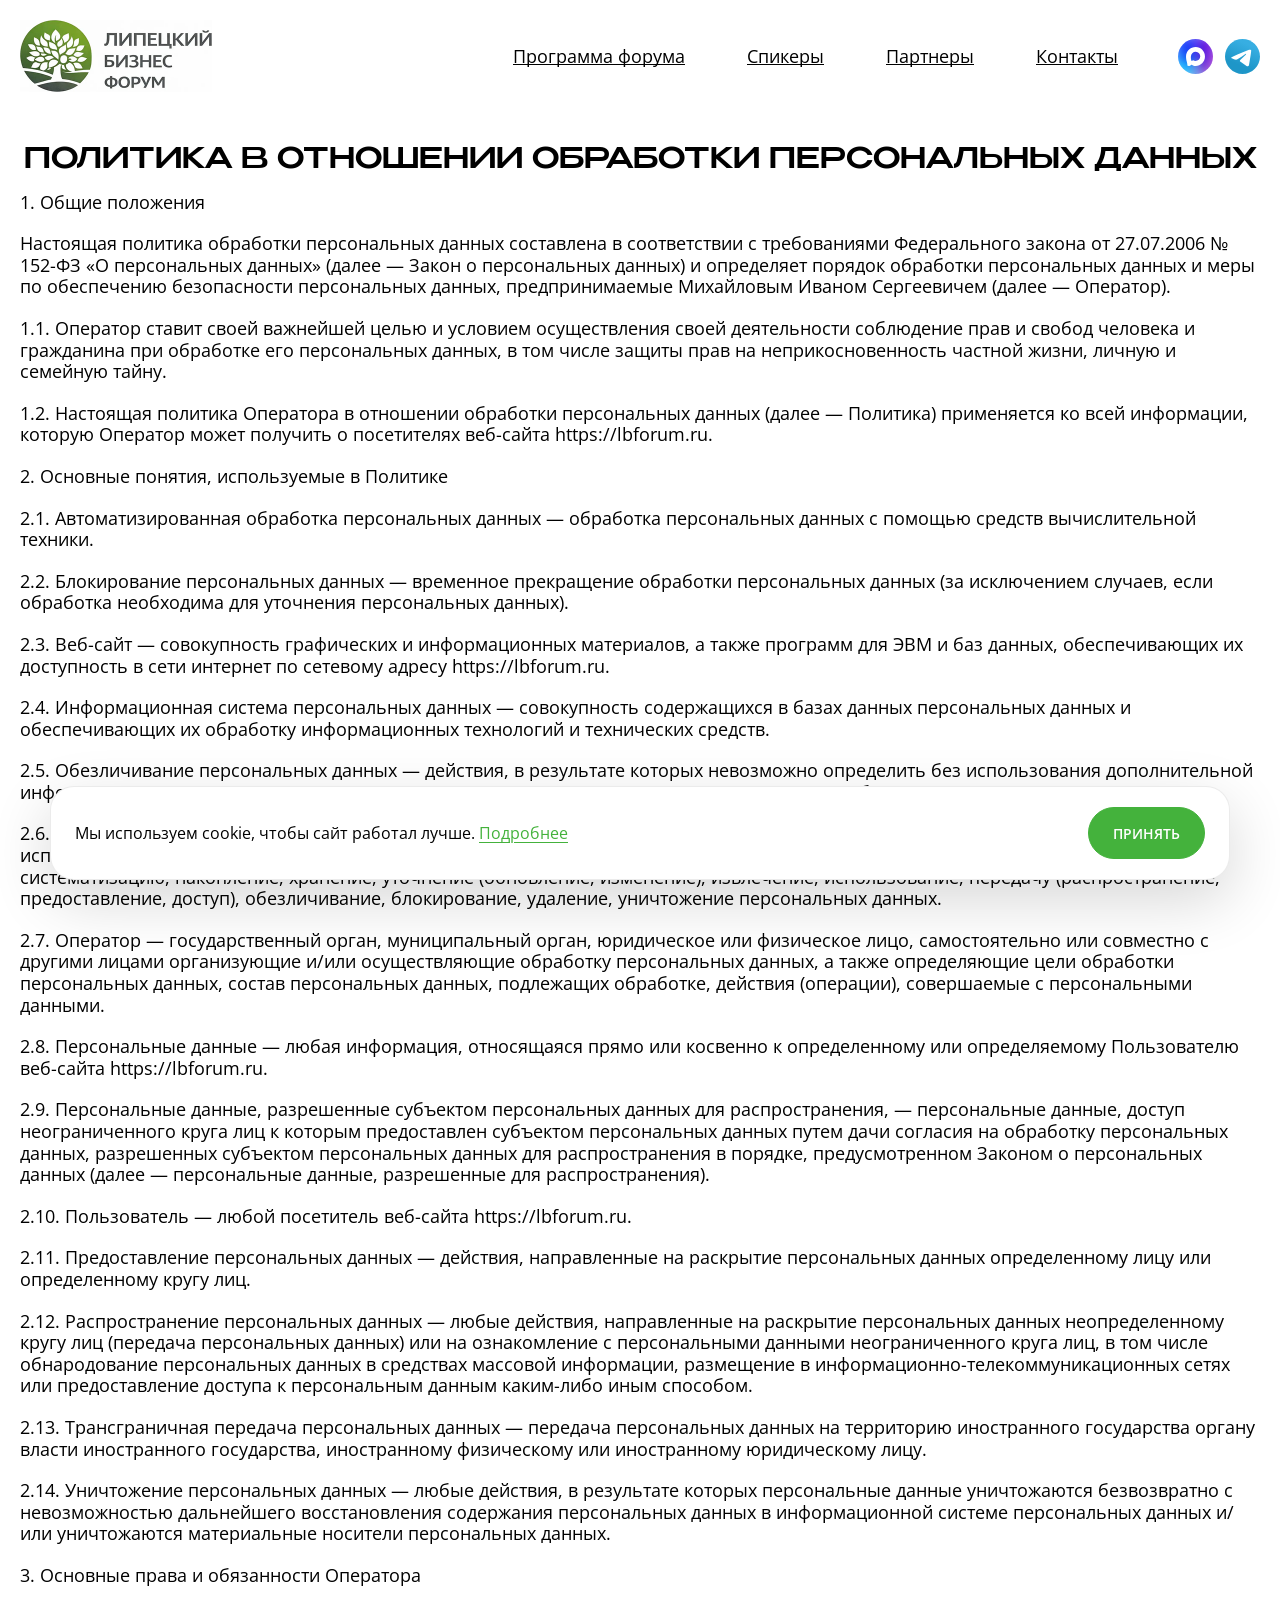
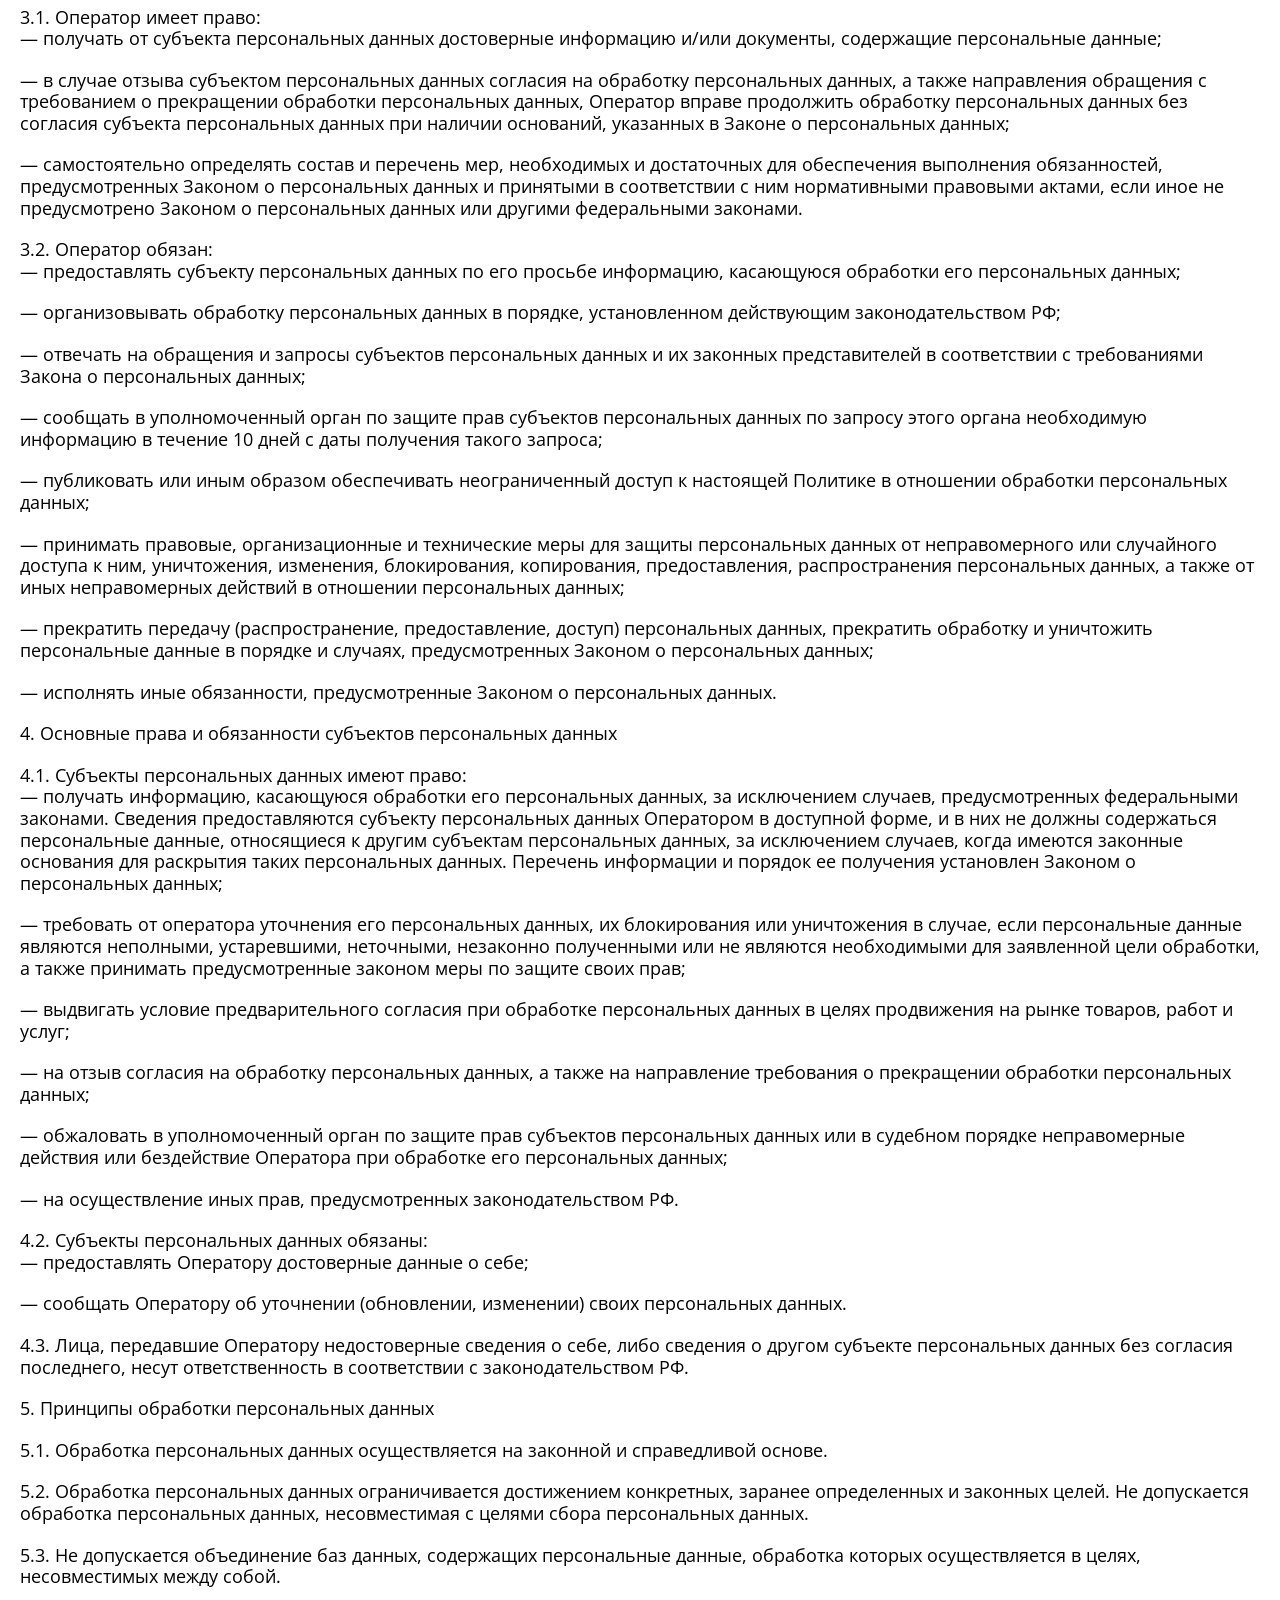
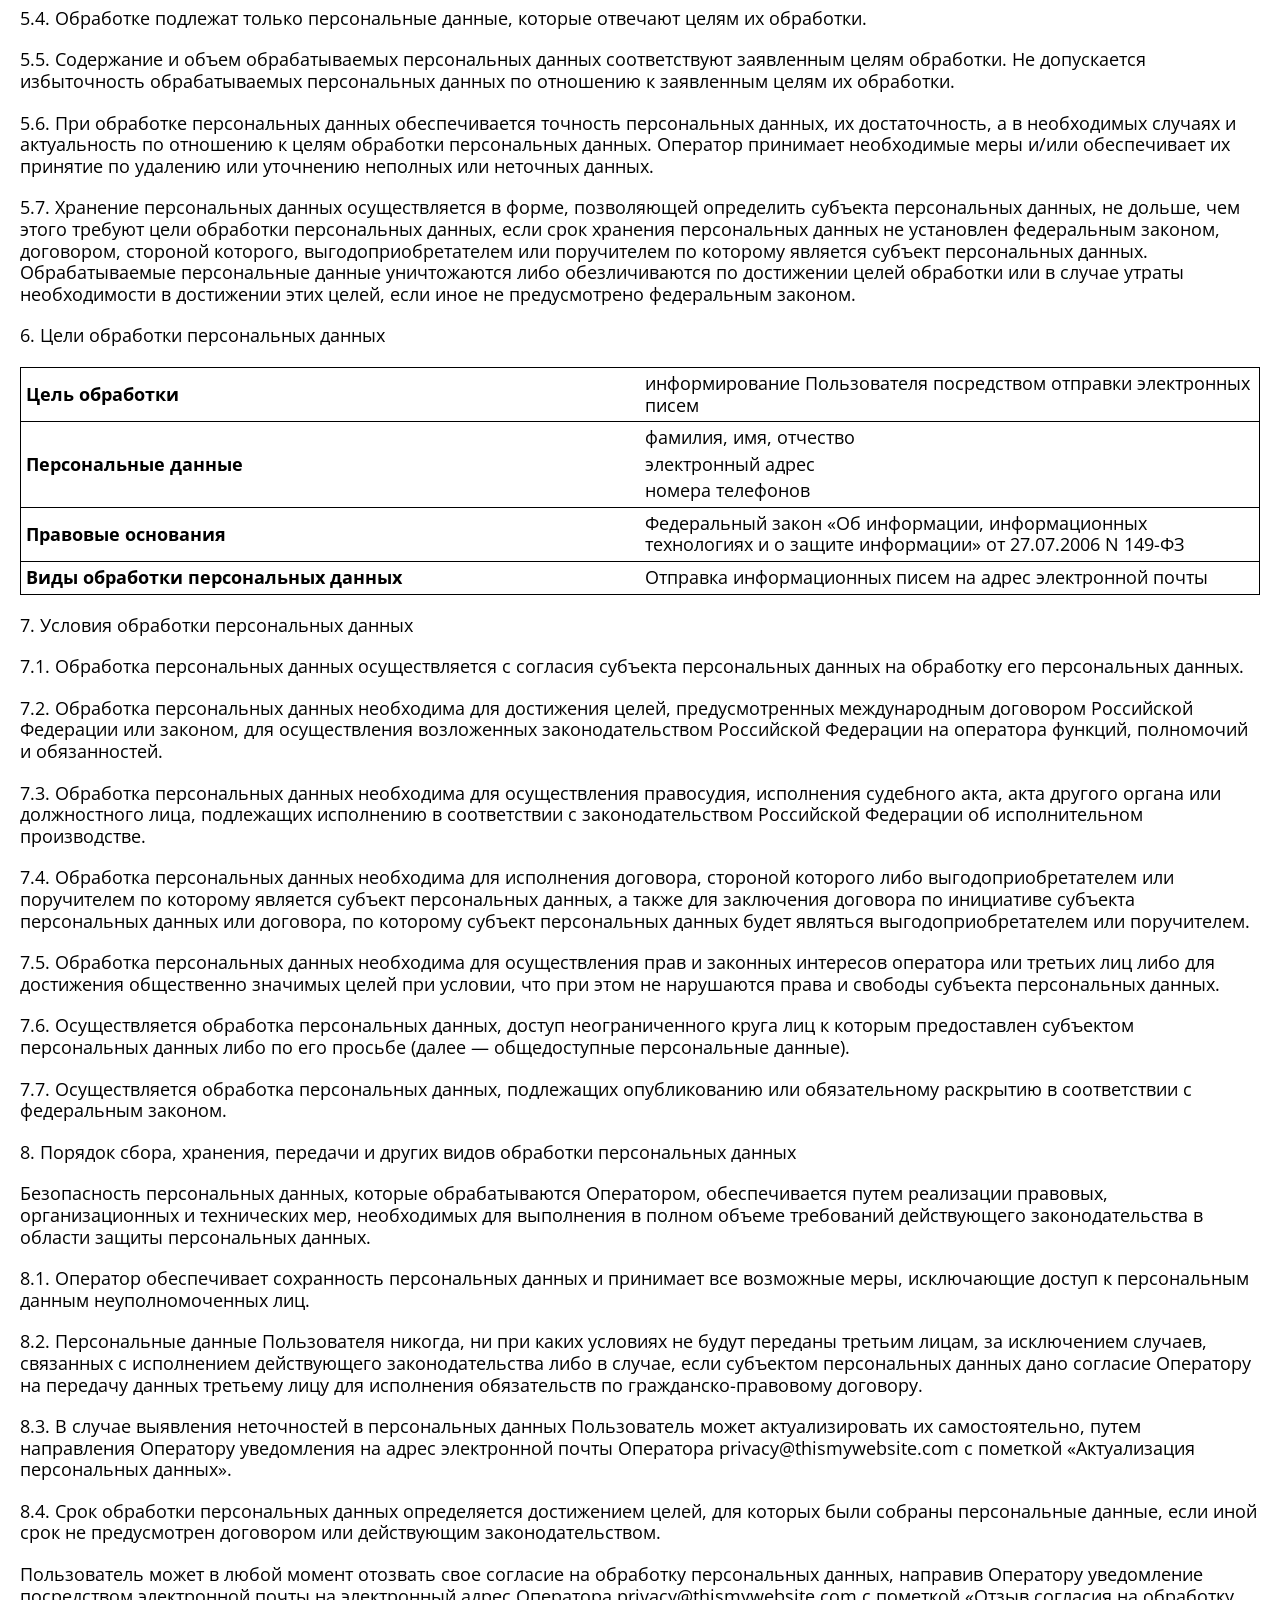
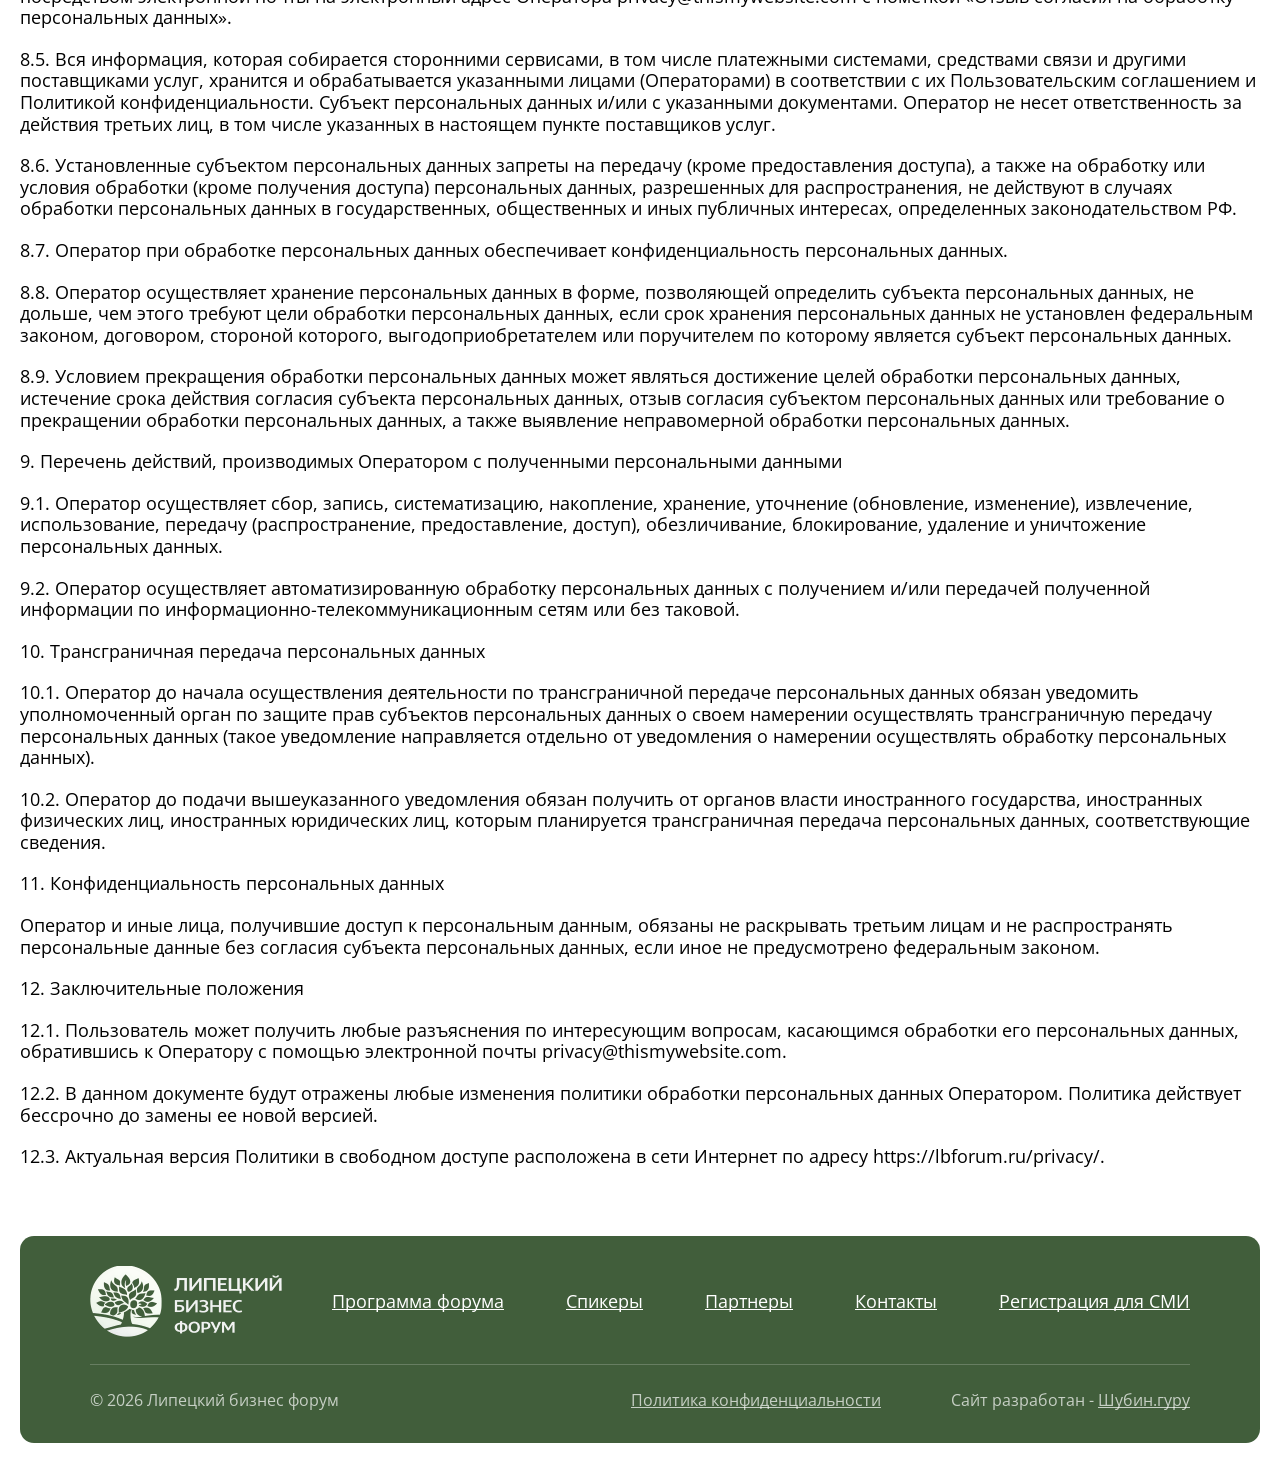
<file: privacy.html>
<!DOCTYPE html>
<html lang="ru">

<head>
	<meta charset="UTF-8">
	<meta name="viewport" content="width=device-width, initial-scale=1.0">
	<meta property="og:title" content="Липецкий бизнес форум 2026 — Сила предпринимательских объединений">
	<meta property="og:description"
		content="Программа форума, спикеры, партнеры и регистрация участников. 15 мая 2026 года, Липецк.">
	<meta property="og:type" content="website">


	<link rel="icon" type="image/png" href="../images/icons/favicon-light.png" media="(prefers-color-scheme: light)">
	<link rel="icon" type="image/png" href="../images/icons/favicon-dark.png" media="(prefers-color-scheme: dark)">
	<!-- Yandex.Metrika counter -->
	<script type="text/javascript">
		(function (m, e, t, r, i, k, a) {
			m[i] = m[i]function() { (m[i].a = m[i].a[]).push(arguments) };
			m[i].l = 1 * new Date();
			for (var j = 0; j < document.scripts.length; j++) { if (document.scripts[j].src === r) { return; } }
			k = e.createElement(t), a = e.getElementsByTagName(t)[0], k.async = 1, k.src = r, a.parentNode.insertBefore(k, a)
		})(window, document, 'script', 'https://mc.yandex.ru/metrika/tag.js?id=108687695', 'ym');

		ym(108687695, 'init', { ssr: true, webvisor: true, clickmap: true, ecommerce: "dataLayer", referrer: document.referrer, url: location.href, accurateTrackBounce: true, trackLinks: true });
	</script>
	<noscript>
		<div><img src="https://mc.yandex.ru/watch/108687695" style="position:absolute; left:-9999px;" alt="" /></div>
	</noscript>
	<!-- /Yandex.Metrika counter -->

	<link rel="stylesheet" href="css/hystmodal.min.css">

	<link rel="stylesheet" href="css/styles.css">

	<title>Липецкий бизнес форум 2026 | Программа, спикеры, регистрация</title>
	<meta name="description"
		content="Официальная страница Липецкого бизнес форума 2026. Узнайте программу мероприятия, список спикеров, партнеров и подайте заявку на участие.">
</head>

<body>
	<div class="wrapper">
		<header class="header">
			<div class="header__container">
				<a href="index.html" class="header__logo logo">
					<img class="logo__destop" src="../../images/logo.png" alt="logo">
					<img class="logo__burger" src="../../images/logo-footer.png" alt="logo">
				</a>
				<div class="header__menu menu">
					<button type="button" class="menu__icon icon-menu"><span></span></button>
					<nav class="menu__body">
						<ul class="menu__list">
							<li class="menu__item"><a href="index.html#forum" class="menu__link">Программа форума</a></li>
							<li class="menu__item"><a href="index.html#speakers" class="menu__link">Спикеры</a></li>
							<li class="menu__item"><a href="index.html#m-partners" class="menu__link">Партнеры</a></li>
							<li class="menu__item"><a href="index.html#callback" class="menu__link">Контакты</a></li>
						</ul>
					</nav>
				</div>
				<ul class="header__cta">
					<li>
						<a href="https://max.ru/join/cnInQxuEsc_ySeJdUsdtpibqpQrAMF0H73nx2m1dD18" target="_blank">
							<img src="../../images/icons/max-messenger.svg" alt="icon: max">
						</a>
					</li>
					<li>
						<a href="https://t.me/LipBusinessForum" target="_blank">
							<img src="../../images/icons/telegram-messenger.svg" alt="icon: telegram">
						</a>
					</li>
				</ul>
			</div>
		</header>
		<section class="policy">
			<div class="policy__container">
				<h2 class="policy__subtitle">Политика в отношении обработки персональных данных</h2>

				<h3 class="policy__step">1. Общие положения</h3>
				<p>Настоящая политика обработки персональных данных составлена в соответствии с требованиями Федерального
					закона от 27.07.2006 № 152-ФЗ «О персональных данных» (далее — Закон о персональных данных) и определяет
					порядок обработки персональных данных и меры по обеспечению безопасности персональных данных,
					предпринимаемые Михайловым Иваном Сергеевичем (далее — Оператор).</p>
				<ul class="policy__list">
					<li>1.1. Оператор ставит своей важнейшей целью и условием осуществления своей деятельности соблюдение
						прав и свобод человека и гражданина при обработке его персональных данных, в том числе защиты прав на
						неприкосновенность частной жизни, личную и семейную тайну.</li>
					<li>1.2. Настоящая политика Оператора в отношении обработки персональных данных (далее — Политика)
						применяется ко всей информации, которую Оператор может получить о посетителях веб-сайта
						https://lbforum.ru.</li>
				</ul>

				<h3 class="policy__step">2. Основные понятия, используемые в Политике</h3>
				<ul class="policy__list">
					<li>2.1. Автоматизированная обработка персональных данных — обработка персональных данных с помощью
						средств вычислительной техники.</li>
					<li>2.2. Блокирование персональных данных — временное прекращение обработки персональных данных (за
						исключением случаев, если обработка необходима для уточнения персональных данных).</li>
					<li>2.3. Веб-сайт — совокупность графических и информационных материалов, а также программ для ЭВМ и баз
						данных, обеспечивающих их доступность в сети интернет по сетевому адресу https://lbforum.ru.</li>
					<li>2.4. Информационная система персональных данных — совокупность содержащихся в базах данных
						персональных данных и обеспечивающих их обработку информационных технологий и технических средств.
					</li>
					<li>2.5. Обезличивание персональных данных — действия, в результате которых невозможно определить без
						использования дополнительной информации принадлежность персональных данных конкретному Пользователю
						или иному субъекту персональных данных.</li>
					<li>2.6. Обработка персональных данных — любое действие (операция) или совокупность действий (операций),
						совершаемых с использованием средств автоматизации или без использования таких средств с персональными
						данными, включая сбор, запись, систематизацию, накопление, хранение, уточнение (обновление,
						изменение), извлечение, использование, передачу (распространение, предоставление, доступ),
						обезличивание, блокирование, удаление, уничтожение персональных данных.</li>
					<li>2.7. Оператор — государственный орган, муниципальный орган, юридическое или физическое лицо,
						самостоятельно или совместно с другими лицами организующие и/или осуществляющие обработку персональных
						данных, а также определяющие цели обработки персональных данных, состав персональных данных,
						подлежащих обработке, действия (операции), совершаемые с персональными данными.</li>
					<li>2.8. Персональные данные — любая информация, относящаяся прямо или косвенно к определенному или
						определяемому Пользователю веб-сайта https://lbforum.ru.</li>
					<li>2.9. Персональные данные, разрешенные субъектом персональных данных для распространения, —
						персональные данные, доступ неограниченного круга лиц к которым предоставлен субъектом персональных
						данных путем дачи согласия на обработку персональных данных, разрешенных субъектом персональных данных
						для распространения в порядке, предусмотренном Законом о персональных данных (далее — персональные
						данные, разрешенные для распространения).</li>
					<li>2.10. Пользователь — любой посетитель веб-сайта https://lbforum.ru.</li>
					<li>2.11. Предоставление персональных данных — действия, направленные на раскрытие персональных данных
						определенному лицу или определенному кругу лиц.</li>
					<li>2.12. Распространение персональных данных — любые действия, направленные на раскрытие персональных
						данных неопределенному кругу лиц (передача персональных данных) или на ознакомление с персональными
						данными неограниченного круга лиц, в том числе обнародование персональных данных в средствах массовой
						информации, размещение в информационно-телекоммуникационных сетях или предоставление доступа к
						персональным данным каким-либо иным способом.</li>
					<li>2.13. Трансграничная передача персональных данных — передача персональных данных на территорию
						иностранного государства органу власти иностранного государства, иностранному физическому или
						иностранному юридическому лицу.</li>
					<li>2.14. Уничтожение персональных данных — любые действия, в результате которых персональные данные
						уничтожаются безвозвратно с невозможностью дальнейшего восстановления содержания персональных данных в
						информационной системе персональных данных и/или уничтожаются материальные носители персональных
						данных.</li>
				</ul>

				<h3 class="policy__step">3. Основные права и обязанности Оператора</h3>
				<ul class="policy__list">
					<li>3.1. Оператор имеет право:
						<ul>
							<li>— получать от субъекта персональных данных достоверные информацию и/или документы, содержащие
								персональные данные;</li>
							<li>— в случае отзыва субъектом персональных данных согласия на обработку персональных данных, а
								также направления обращения с требованием о прекращении обработки персональных данных, Оператор
								вправе продолжить обработку персональных данных без согласия субъекта персональных данных при
								наличии оснований, указанных в Законе о персональных данных;</li>
							<li>— самостоятельно определять состав и перечень мер, необходимых и достаточных для обеспечения
								выполнения обязанностей, предусмотренных Законом о персональных данных и принятыми в
								соответствии с ним нормативными правовыми актами, если иное не предусмотрено Законом о
								персональных данных или другими федеральными законами.</li>
						</ul>
					</li>
					<li>3.2. Оператор обязан:
						<ul>
							<li>— предоставлять субъекту персональных данных по его просьбе информацию, касающуюся обработки
								его персональных данных;</li>
							<li>— организовывать обработку персональных данных в порядке, установленном действующим
								законодательством РФ;</li>
							<li>— отвечать на обращения и запросы субъектов персональных данных и их законных представителей в
								соответствии с требованиями Закона о персональных данных;</li>
							<li>— сообщать в уполномоченный орган по защите прав субъектов персональных данных по запросу этого
								органа необходимую информацию в течение 10 дней с даты получения такого запроса;</li>
							<li>— публиковать или иным образом обеспечивать неограниченный доступ к настоящей Политике в
								отношении обработки персональных данных;</li>
							<li>— принимать правовые, организационные и технические меры для защиты персональных данных от
								неправомерного или случайного доступа к ним, уничтожения, изменения, блокирования, копирования,
								предоставления, распространения персональных данных, а также от иных неправомерных действий в
								отношении персональных данных;</li>
							<li>— прекратить передачу (распространение, предоставление, доступ) персональных данных, прекратить
								обработку и уничтожить персональные данные в порядке и случаях, предусмотренных Законом о
								персональных данных;</li>
							<li>— исполнять иные обязанности, предусмотренные Законом о персональных данных.</li>
						</ul>
					</li>
				</ul>

				<h3 class="policy__step">4. Основные права и обязанности субъектов персональных данных</h3>
				<ul class="policy__list">
					<li>4.1. Субъекты персональных данных имеют право:
						<ul>
							<li>— получать информацию, касающуюся обработки его персональных данных, за исключением случаев,
								предусмотренных федеральными законами. Сведения предоставляются субъекту персональных данных
								Оператором в доступной форме, и в них не должны содержаться персональные данные, относящиеся к
								другим субъектам персональных данных, за исключением случаев, когда имеются законные основания
								для раскрытия таких персональных данных. Перечень информации и порядок ее получения установлен
								Законом о персональных данных;</li>
							<li>— требовать от оператора уточнения его персональных данных, их блокирования или уничтожения в
								случае, если персональные данные являются неполными, устаревшими, неточными, незаконно
								полученными или не являются необходимыми для заявленной цели обработки, а также принимать
								предусмотренные законом меры по защите своих прав;</li>
							<li>— выдвигать условие предварительного согласия при обработке персональных данных в целях
								продвижения на рынке товаров, работ и услуг;</li>
							<li>— на отзыв согласия на обработку персональных данных, а также на направление требования о
								прекращении обработки персональных данных;</li>
							<li>— обжаловать в уполномоченный орган по защите прав субъектов персональных данных или в судебном
								порядке неправомерные действия или бездействие Оператора при обработке его персональных данных;
							</li>
							<li>— на осуществление иных прав, предусмотренных законодательством РФ.</li>
						</ul>
					</li>
					<li>4.2. Субъекты персональных данных обязаны:
						<ul>
							<li>— предоставлять Оператору достоверные данные о себе;</li>
							<li>— сообщать Оператору об уточнении (обновлении, изменении) своих персональных данных.</li>
						</ul>
					</li>
					<li>4.3. Лица, передавшие Оператору недостоверные сведения о себе, либо сведения о другом субъекте
						персональных данных без согласия последнего, несут ответственность в соответствии с законодательством
						РФ.</li>
				</ul>

				<h3 class="policy__step">5. Принципы обработки персональных данных</h3>
				<ul class="policy__list">
					<li>5.1. Обработка персональных данных осуществляется на законной и справедливой основе.</li>
					<li>5.2. Обработка персональных данных ограничивается достижением конкретных, заранее определенных и
						законных целей. Не допускается обработка персональных данных, несовместимая с целями сбора
						персональных данных.</li>
					<li>5.3. Не допускается объединение баз данных, содержащих персональные данные, обработка которых
						осуществляется в целях, несовместимых между собой.</li>
					<li>5.4. Обработке подлежат только персональные данные, которые отвечают целям их обработки.</li>
					<li>5.5. Содержание и объем обрабатываемых персональных данных соответствуют заявленным целям обработки.
						Не допускается избыточность обрабатываемых персональных данных по отношению к заявленным целям их
						обработки.</li>
					<li>5.6. При обработке персональных данных обеспечивается точность персональных данных, их достаточность,
						а в необходимых случаях и актуальность по отношению к целям обработки персональных данных. Оператор
						принимает необходимые меры и/или обеспечивает их принятие по удалению или уточнению неполных или
						неточных данных.</li>
					<li>5.7. Хранение персональных данных осуществляется в форме, позволяющей определить субъекта
						персональных данных, не дольше, чем этого требуют цели обработки персональных данных, если срок
						хранения персональных данных не установлен федеральным законом, договором, стороной которого,
						выгодоприобретателем или поручителем по которому является субъект персональных данных. Обрабатываемые
						персональные данные уничтожаются либо обезличиваются по достижении целей обработки или в случае утраты
						необходимости в достижении этих целей, если иное не предусмотрено федеральным законом.</li>
				</ul>

				<h3 class="policy__step">6. Цели обработки персональных данных</h3>
				<div class="policy__items">
					<div class="policy__header">
						<p><strong>Цель обработки</strong></p>
						<p>информирование Пользователя посредством отправки электронных писем</p>
					</div>
					<div class="policy__line">
						<p><strong>Персональные данные</strong></p>
						<ul class="policy__compact-list">
							<li>фамилия, имя, отчество</li>
							<li>электронный адрес</li>
							<li>номера телефонов</li>
						</ul>
					</div>
					<div class="policy__line">
						<p><strong>Правовые основания</strong></p>
						<ul class="policy__compact-list">
							<li>Федеральный закон «Об информации, информационных технологиях и о защите информации» от
								27.07.2006 N 149-ФЗ</li>
						</ul>
					</div>
					<div class="policy__line">
						<p><strong>Виды обработки персональных данных</strong></p>
						<ul class="policy__compact-list">
							<li>Отправка информационных писем на адрес электронной почты</li>
						</ul>
					</div>
				</div>

				<h3 class="policy__step">7. Условия обработки персональных данных</h3>
				<ul class="policy__list">
					<li>7.1. Обработка персональных данных осуществляется с согласия субъекта персональных данных на
						обработку его персональных данных.</li>
					<li>7.2. Обработка персональных данных необходима для достижения целей, предусмотренных международным
						договором Российской Федерации или законом, для осуществления возложенных законодательством Российской
						Федерации на оператора функций, полномочий и обязанностей.</li>
					<li>7.3. Обработка персональных данных необходима для осуществления правосудия, исполнения судебного
						акта, акта другого органа или должностного лица, подлежащих исполнению в соответствии с
						законодательством Российской Федерации об исполнительном производстве.</li>
					<li>7.4. Обработка персональных данных необходима для исполнения договора, стороной которого либо
						выгодоприобретателем или поручителем по которому является субъект персональных данных, а также для
						заключения договора по инициативе субъекта персональных данных или договора, по которому субъект
						персональных данных будет являться выгодоприобретателем или поручителем.</li>
					<li>7.5. Обработка персональных данных необходима для осуществления прав и законных интересов оператора
						или третьих лиц либо для достижения общественно значимых целей при условии, что при этом не нарушаются
						права и свободы субъекта персональных данных.</li>
					<li>7.6. Осуществляется обработка персональных данных, доступ неограниченного круга лиц к которым
						предоставлен субъектом персональных данных либо по его просьбе (далее — общедоступные персональные
						данные).</li>
					<li>7.7. Осуществляется обработка персональных данных, подлежащих опубликованию или обязательному
						раскрытию в соответствии с федеральным законом.</li>
				</ul>

				<h3 class="policy__step">8. Порядок сбора, хранения, передачи и других видов обработки персональных данных
				</h3>
				<p>Безопасность персональных данных, которые обрабатываются Оператором, обеспечивается путем реализации
					правовых, организационных и технических мер, необходимых для выполнения в полном объеме требований
					действующего законодательства в области защиты персональных данных.</p>
				<ul class="policy__list">
					<li>8.1. Оператор обеспечивает сохранность персональных данных и принимает все возможные меры,
						исключающие доступ к персональным данным неуполномоченных лиц.</li>
					<li>8.2. Персональные данные Пользователя никогда, ни при каких условиях не будут переданы третьим лицам,
						за исключением случаев, связанных с исполнением действующего законодательства либо в случае, если
						субъектом персональных данных дано согласие Оператору на передачу данных третьему лицу для исполнения
						обязательств по гражданско-правовому договору.</li>
					<li>8.3. В случае выявления неточностей в персональных данных Пользователь может актуализировать их
						самостоятельно, путем направления Оператору уведомления на адрес электронной почты Оператора
						privacy@thismywebsite.com с пометкой «Актуализация персональных данных».</li>
					<li>8.4. Срок обработки персональных данных определяется достижением целей, для которых были собраны
						персональные данные, если иной срок не предусмотрен договором или действующим законодательством.</li>
				</ul>
				<p>Пользователь может в любой момент отозвать свое согласие на обработку персональных данных, направив
					Оператору уведомление посредством электронной почты на электронный адрес Оператора
					privacy@thismywebsite.com с пометкой «Отзыв согласия на обработку персональных данных».</p>
				<ul class="policy__list">
					<li>8.5. Вся информация, которая собирается сторонними сервисами, в том числе платежными системами,
						средствами связи и другими поставщиками услуг, хранится и обрабатывается указанными лицами
						(Операторами) в соответствии с их Пользовательским соглашением и Политикой конфиденциальности. Субъект
						персональных данных и/или с указанными документами. Оператор не несет ответственность за действия
						третьих лиц, в том числе указанных в настоящем пункте поставщиков услуг.</li>
					<li>8.6. Установленные субъектом персональных данных запреты на передачу (кроме предоставления доступа),
						а также на обработку или условия обработки (кроме получения доступа) персональных данных, разрешенных
						для распространения, не действуют в случаях обработки персональных данных в государственных,
						общественных и иных публичных интересах, определенных законодательством РФ.</li>
					<li>8.7. Оператор при обработке персональных данных обеспечивает конфиденциальность персональных данных.
					</li>
					<li>8.8. Оператор осуществляет хранение персональных данных в форме, позволяющей определить субъекта
						персональных данных, не дольше, чем этого требуют цели обработки персональных данных, если срок
						хранения персональных данных не установлен федеральным законом, договором, стороной которого,
						выгодоприобретателем или поручителем по которому является субъект персональных данных.</li>
					<li>8.9. Условием прекращения обработки персональных данных может являться достижение целей обработки
						персональных данных, истечение срока действия согласия субъекта персональных данных, отзыв согласия
						субъектом персональных данных или требование о прекращении обработки персональных данных, а также
						выявление неправомерной обработки персональных данных.</li>
				</ul>

				<h3 class="policy__step">9. Перечень действий, производимых Оператором с полученными персональными данными
				</h3>
				<ul class="policy__list">
					<li>9.1. Оператор осуществляет сбор, запись, систематизацию, накопление, хранение, уточнение (обновление,
						изменение), извлечение, использование, передачу (распространение, предоставление, доступ),
						обезличивание, блокирование, удаление и уничтожение персональных данных.</li>
					<li>9.2. Оператор осуществляет автоматизированную обработку персональных данных с получением и/или
						передачей полученной информации по информационно-телекоммуникационным сетям или без таковой.</li>
				</ul>

				<h3 class="policy__step">10. Трансграничная передача персональных данных</h3>
				<ul class="policy__list">
					<li>10.1. Оператор до начала осуществления деятельности по трансграничной передаче персональных данных
						обязан уведомить уполномоченный орган по защите прав субъектов персональных данных о своем намерении
						осуществлять трансграничную передачу персональных данных (такое уведомление направляется отдельно от
						уведомления о намерении осуществлять обработку персональных данных).</li>
					<li>10.2. Оператор до подачи вышеуказанного уведомления обязан получить от органов власти иностранного
						государства, иностранных физических лиц, иностранных юридических лиц, которым планируется
						трансграничная передача персональных данных, соответствующие сведения.</li>
				</ul>

				<h3 class="policy__step">11. Конфиденциальность персональных данных</h3>
				<p>Оператор и иные лица, получившие доступ к персональным данным, обязаны не раскрывать третьим лицам и не
					распространять персональные данные без согласия субъекта персональных данных, если иное не предусмотрено
					федеральным законом.</p>

				<h3 class="policy__step">12. Заключительные положения</h3>
				<ul class="policy__list">
					<li>12.1. Пользователь может получить любые разъяснения по интересующим вопросам, касающимся обработки
						его персональных данных, обратившись к Оператору с помощью электронной почты
						privacy@thismywebsite.com.</li>
					<li>12.2. В данном документе будут отражены любые изменения политики обработки персональных данных
						Оператором. Политика действует бессрочно до замены ее новой версией.</li>
					<li>12.3. Актуальная версия Политики в свободном доступе расположена в сети Интернет по адресу
						https://lbforum.ru/privacy/.</li>
				</ul>
			</div>
		</section>
		<footer class="footer">
			<div class="footer__container">
				<div class="footer__wrapper">
					<div class="footer__top">
						<a href="index.html" class="footer__logo">
							<img src="../../images/logo-footer.png" alt="image">
						</a>
						<nav class="footer__menu">
							<ul>
								<li>
									<a href="index.html#forum">Программа форума</a>
								</li>
								<li>
									<a href="index.html#speakers">Спикеры</a>
								</li>
								<li>
									<a href="index.html#m-partners">Партнеры</a>
								</li>
								<li>
									<a href="index.html#callback">Контакты</a>
								</li>
								<li>
									<button type="button" data-hystmodal="#callback-form">Регистрация для СМИ</button>
								</li>
							</ul>
						</nav>
					</div>
					<div class="footer__bottom">
						<p class="footer__copywrite">© 2026 Липецкий бизнес форум</p>
						<ul>
							<li>
								<a href="privacy.html">Политика конфиденциальности</a>
							</li>
							<li>
								<a href="#">Сайт разработан - <span>Шубин.гуру</span></a>
							</li>
						</ul>
					</div>
				</div>
			</div>
		</footer>
	</div>


	<div class="hystmodal" id="speaker-1" aria-hidden="true">
		<div class="hystmodal__wrap">
			<div class="hystmodal__window hystmodal__window_speaker-profile" role="dialog" aria-modal="true">
				<div class="speaker-profile">
					<div class="speaker-profile__image">
						<img src="../images/speakers/big/01.webp" alt="image">
					</div>
					<div class="speaker-profile__content">
						<div class="speaker-profile__header">
							<h2 class="speaker-profile__name">Алексей Фарафонов</h2>
							<p class="speaker-profile__role">Основатель ООО «ОНСОФТ» (Липецк)</p>
						</div>
						<ul class="speaker-profile__list">
							<li><strong>15+ лет</strong> в разработке ПО</li>
							<li>220+ реализованных проектов</li>
							<li><strong>Клиенты: «ВкусВилл», X5 Retail Group, 1С, Mertech</strong></li>
							<li><strong>Эксперт</strong> по внедрению ИИ вбизнес-процессы</li>
						</ul>
						<div class="speaker-profile__summary">Автор ИИ-платформы«ТендероМетр» Создатель команды цифровых
							сотрудников на базе ИИ</div>
					</div>
				</div>
				<button class="speaker-profile__close" data-hystclose>
					<img src="../images/icons/close.svg" alt="icon: close">
				</button>
			</div>
		</div>
	</div>


	<div class="hystmodal" id="callback-form" aria-hidden="true">
		<div class="hystmodal__wrap">
			<div class="hystmodal__window hystmodal__window_speaker-callback-form" role="dialog" aria-modal="true">
				<form action="mail.php" method="POST" class="callback-form js-form" novalidate>
					<input type="hidden" name="form_type" value="Модальная заявка">

					<h2 class="callback-form__subtitle">Оставить заявку</h2>

					<div class="callback-form__lines">
						<div class="callback-form__line">
							<input type="text" name="media_name" placeholder="Название СМИ *" required>
						</div>
						<div class="callback-form__line">
							<input type="text" name="audience_coverage" placeholder="Охват аудитории *" required>
						</div>
						<div class="callback-form__line">
							<input type="text" name="coverage_format" placeholder="Предложение по формату освещения *"
								required>
						</div>
					</div>

					<button type="submit" class="callback-form__button">
						<span>зарегистрироваться</span>
						<svg width="17" height="17" viewBox="0 0 17 17" fill="none" xmlns="http://www.w3.org/2000/svg">
							<path fill-rule="evenodd" clip-rule="evenodd"
								d="M4.89715 1.15427C4.89715 0.516784 5.41394 0 6.05142 0H15.8457C16.4832 0 17 0.516784 17 1.15427V10.9486C17 11.5861 16.4832 12.1028 15.8457 12.1028C15.2082 12.1028 14.6915 11.5861 14.6915 10.9486V3.94092L1.97046 16.6619C1.51969 17.1127 0.788848 17.1127 0.338078 16.6619C-0.112693 16.2112 -0.112693 15.4803 0.338078 15.0295L13.0591 2.30854H6.05142C5.41394 2.30854 4.89715 1.79176 4.89715 1.15427Z"
								fill="white" />
						</svg>
					</button>

					<p class="callback-form__message">
						Нажимая на кнопку, вы даете согласие на обработку персональных данных
					</p>
					<p class="error-message-text">Поля заполнены не верно</p>
				</form>
				<button class="callback-form__close" data-hystclose>
					<img src="../images/icons/close.svg" alt="icon: close">
				</button>
			</div>
		</div>
	</div>


	<div class="cookie-banner" id="cookieBanner" aria-hidden="true">
		<div class="cookie-banner__body">
			<p class="cookie-banner__text">
				Мы используем cookie, чтобы сайт работал лучше.
				<a href="privacy.html" class="cookie-banner__link">Подробнее</a>
			</p>

			<div class="cookie-banner__actions">
				<button type="button" class="cookie-banner__button" id="cookieAccept">
					Принять
				</button>
			</div>
		</div>
	</div>


	<script src="js/hystmodal.min.js"></script>
	<script src="js/main.js"></script>
</body>

</html>
</file>
<file: css/styles.css>
@import url(https://fonts.googleapis.com/css?family=Open+Sans:regular,500,600,700);@import url(https://fonts.googleapis.com/css?family=Inter:regular);@font-face{font-family:Benzin-Regular;src:url(../fonts/benzin-regular.woff2) format("woff2"),url(../fonts/benzin-regular.woff) format("woff");font-weight:400;font-style:normal;font-display:swap}@font-face{font-family:Benzin-Medium;src:url(../fonts/benzin-medium.woff2) format("woff2"),url(../fonts/benzin-medium.woff) format("woff");font-weight:500;font-style:normal;font-display:swap}.footer{padding-bottom:19px}.footer__wrapper{background:#415e3b;border-radius:14px;padding:30px 70px}@media (max-width:991.98px){.footer__wrapper{padding:30px 40px}}.footer__top{display:flex;justify-content:space-between;align-items:center;flex-wrap:wrap;gap:30px}.footer__top:not(:last-child){margin-bottom:27px}.footer__logo img{width:192px;height:71px;object-fit:cover;object-position:center}.footer__menu ul{display:flex;flex-wrap:wrap;gap:62px;align-items:center}@media (max-width:991.98px){.footer__menu ul{gap:35px}}.footer__menu ul li a,.footer__menu ul li button{display:inline-block;font-size:18px;text-decoration:underline;text-decoration-skip-ink:none;color:#fff}@media (any-hover:hover){.footer__menu ul li a:hover,.footer__menu ul li button:hover{text-decoration:none}}.footer__bottom{padding-top:23px;border-top:1px solid rgba(255,255,255,.2);display:flex;justify-content:space-between;align-items:center;gap:20px;flex-wrap:wrap}@media (max-width:479.98px){.footer__bottom{gap:10px}}.footer__bottom ul{display:flex;gap:70px;align-items:center;flex-wrap:wrap}@media (max-width:991.98px){.footer__bottom ul{gap:30px}}@media (max-width:479.98px){.footer__bottom ul{gap:10px}}.footer__bottom ul li a{font-size:16px;line-height:160%;text-decoration:underline;text-decoration-skip-ink:none;text-align:center;color:rgba(255,255,255,.7)}.footer__bottom ul li a span{text-decoration:underline;text-decoration-skip-ink:none;text-align:center}@media (any-hover:hover){.footer__bottom ul li a:hover{text-decoration:none}.footer__bottom ul li a:hover span{text-decoration:none}}.footer__bottom ul li:last-child a{text-decoration:none}.footer__copywrite{font-size:16px;line-height:160%;color:rgba(255,255,255,.7)}.header{padding:20px 0;position:fixed;top:0;left:0;width:100%;min-height:72px;z-index:50;background-color:#fff}@media (max-width:479.98px){.header{padding:12px 0}}.header__container{display:flex;justify-content:space-between;gap:60px;align-items:center}@media (max-width:991.98px){.header__container{gap:30px}}.header__logo{position:relative;z-index:25}.header__logo img{width:192px;height:72px;object-fit:cover;object-position:center}@media (max-width:991.98px){.header__logo img{width:159px;height:59px}}@media (max-width:479.98px){.header__logo{order:-1}}.header__menu{flex-grow:1}@media (max-width:479.98px){.header__menu{order:3;flex:0 1 auto}}.header__cta{position:relative;z-index:25;display:flex;align-items:center;gap:12px}@media (max-width:479.98px){.header__cta{order:2}}@media (max-width:767.98px){.menu__body{position:fixed;top:0;left:-100%;width:100%;height:100%;background:#415e3b;padding-top:120px;padding-bottom:50px;padding-left:20px;padding-right:20px;overflow:auto;transition:left .5s ease 0s;z-index:20}.menu-open .menu__body{left:0}}.menu__list{display:flex;align-items:center;gap:62px;flex-grow:1;justify-content:flex-end}@media (max-width:1200px){.menu__list{gap:30px}}@media (max-width:991.98px){.menu__list{gap:30px}}@media (max-width:767.98px){.menu__list{flex-direction:column}}@media (max-width:479.98px){.menu__list{align-items:flex-start}}.menu__link{text-decoration:underline;text-decoration-skip-ink:none;transition:color .5s ease 0s}@media (any-hover:hover){.menu__link:hover{color:#d5831d}}@media (max-width:991.98px){.menu__link{font-size:14px}}@media (max-width:767.98px){.menu__link{color:#fff;font-size:16px}}.icon-menu{display:none}@media (max-width:767.98px){.icon-menu{display:block;position:relative;cursor:pointer;width:30px;height:22px;z-index:25}}@media (max-width:767.98px) and (any-hover:none){.icon-menu{cursor:default}}@media (max-width:767.98px){.icon-menu span,.icon-menu::after,.icon-menu::before{content:"";transition:all .3s ease 0s;right:0;position:absolute;width:100%;height:2px;background-color:#415e3b}.menu-open .icon-menu span,.menu-open .icon-menu::after,.menu-open .icon-menu::before{background-color:#fff}.icon-menu::before{top:0}.icon-menu::after{bottom:0}.icon-menu span{top:calc(50% - 1px)}.menu-open .icon-menu span{width:0}.menu-open .icon-menu::before{top:calc(50% - 1px);transform:rotate(-45deg)}.menu-open .icon-menu::after{bottom:calc(50% - 1px);transform:rotate(45deg)}}.logo{position:relative;display:inline-block}.logo__burger,.logo__destop{display:block;transition:opacity .3s ease,transform .3s ease,visibility 0s linear .5s}.logo__destop{opacity:1;visibility:visible;transform:translateY(0)}.logo__burger{position:absolute;top:0;left:0;opacity:0;visibility:hidden;transform:translateY(-10px);transition:opacity .3s ease,transform .3s ease,visibility 0s linear .3s}.menu-open .logo__destop{opacity:0;visibility:hidden;transform:translateY(10px);transition:opacity .3s ease,transform .3s ease,visibility 0s linear .3s}.menu-open .logo__burger{opacity:1;visibility:visible;transform:translateY(0);transition:opacity .3s ease,transform .3s ease,visibility 0s linear 0s}@font-face{font-family:Benzin-Regular;src:url(../fonts/benzin-regular.woff2) format("woff2"),url(../fonts/benzin-regular.woff) format("woff");font-weight:400;font-style:normal;font-display:swap}@font-face{font-family:Benzin-Medium;src:url(../fonts/benzin-medium.woff2) format("woff2"),url(../fonts/benzin-medium.woff) format("woff");font-weight:500;font-style:normal;font-display:swap}:root{--main-font-family:"Open Sans",sans-serif;--main-text-color:#000;--main-font-size:18px;--second-family:"Benzin-Medium",sans-serif;--third-family:"Inter",sans-serif;--font3:"Benzin-Regular",sans-serif}*{padding:0;margin:0;border:0}*,:after,:before{box-sizing:border-box}body,html{height:100%;min-width:375px}body{color:var(--main-text-color);line-height:1;font-family:var(--main-font-family);font-size:var(--main-font-size);-ms-text-size-adjust:100%;-moz-text-size-adjust:100%;-webkit-text-size-adjust:100%;-webkit-font-smoothing:antialiased;-moz-osx-font-smoothing:grayscale}button,input,textarea{font-family:var(--main-font-family);font-size:inherit}button{cursor:pointer;color:inherit;background-color:inherit}a{color:inherit}a:visited{text-decoration:none}a:hover{text-decoration:none}ul li{list-style:none}img{vertical-align:top}h1,h2,h3,h4,h5,h6{font-weight:inherit;font-size:inherit}.wrapper{min-height:100%;display:flex;flex-direction:column;overflow:hidden}.wrapper>main{flex:1 1 auto}.wrapper>*{min-width:0}html{scroll-behavior:smooth}[class*=__container]{max-width:1409px;margin:0 auto;padding:0 20px}.hero{padding-top:110px}@media (max-width:479.98px){.hero{padding-top:90px}}.hero__inner{position:relative;padding:34px 70px;border-radius:14px;overflow:hidden;min-height:550px}@media (max-width:991.98px){.hero__inner{padding:30px;min-height:450px}}@media (max-width:479.98px){.hero__inner{padding:20px;min-height:375px}}.hero__top p{text-align:right;max-width:450px;margin-left:auto;position:relative;z-index:10;font-family:var(--font3);line-height:167%}@media (max-width:991.98px){.hero__top p{font-size:16px}}@media (max-width:767.98px){.hero__top p{font-size:14px}}@media (max-width:479.98px){.hero__top p{font-size:12px}}.hero__top:not(:last-child){margin-bottom:76px}@media (max-width:479.98px){.hero__top:not(:last-child){margin-bottom:50px}}.hero__time{display:inline-block;position:relative;z-index:10;font-family:var(--second-family);font-size:36px;line-height:75%;text-transform:uppercase;color:#618549}.hero__time:not(:last-child){margin-bottom:34px}@media (max-width:991.98px){.hero__time{font-size:28px}}@media (max-width:767.98px){.hero__time{font-size:22px}}@media (max-width:479.98px){.hero__time{font-size:18px}}.hero__title{position:relative;z-index:10;font-family:var(--second-family);font-size:40px;text-transform:uppercase}.hero__title:not(:last-child){margin-bottom:15px}@media (max-width:991.98px){.hero__title{font-size:32px}}@media (max-width:767.98px){.hero__title{font-size:26px}}@media (max-width:479.98px){.hero__title{font-size:22px}}.hero__text{position:relative;z-index:10;font-family:var(--font3);font-size:26px;line-height:120%}.hero__text:not(:last-child){margin-bottom:50px}@media (max-width:767.98px){.hero__text:not(:last-child){margin-bottom:30px}}@media (max-width:991.98px){.hero__text{font-size:24px}}@media (max-width:767.98px){.hero__text{font-size:18px}}@media (max-width:479.98px){.hero__text{font-size:15px}}.hero__cta{position:relative;z-index:10}.hero__cta a{padding:17px 50px;text-decoration:none;background:#44b23c;border-radius:100px;display:inline-flex;align-items:center;gap:20px;transition:background .5s ease 0s}@media (max-width:767.98px){.hero__cta a{padding:14px 40px;gap:15px}.hero__cta a svg{width:13px}}@media (max-width:479.98px){.hero__cta a{font-size:14px}}.hero__cta a span{font-weight:500;text-transform:uppercase;color:#fff}@media (max-width:767.98px){.hero__cta a span{font-size:16px}}@media (max-width:479.98px){.hero__cta a span{font-size:14px}}@media (any-hover:hover){.hero__cta a:hover{background:#379a30}}.hero__desktop-bg{position:absolute;top:0;left:0;width:100%;height:100%;object-fit:cover;object-position:center}.forum{padding:100px 0}@media (max-width:767.98px){.forum{padding:60px 0}}.forum__seperate{border-radius:14px;padding:30px 50px;border:1px solid rgba(0,0,0,.1);background:#f9f7f8}.forum__seperate:not(:last-child){margin-bottom:20px}@media (max-width:767.98px){.forum__seperate:not(:last-child){margin-bottom:15px}}.forum__seperate_green{background:#415e3b;color:#fff;border:none}@media (max-width:1409px){.forum__seperate{padding:30px}}.forum__break:not(:last-child){margin-bottom:20px}.forum__subtitle{font-family:var(--second-family);font-size:28px;text-transform:uppercase;text-align:center}.forum__subtitle:not(:last-child){margin-bottom:40px}@media (max-width:991.98px){.forum__subtitle{font-size:24px}}@media (max-width:767.98px){.forum__subtitle{font-size:22px}}@media (max-width:479.98px){.forum__subtitle{font-size:20px}}.row-forum{display:flex;gap:64px}@media (max-width:991.98px){.row-forum{gap:30px}}@media (max-width:767.98px){.row-forum{flex-direction:column}}.row-forum_green .row-forum__left{border-right:1px solid rgba(255,255,255,.2)}@media (max-width:767.98px){.row-forum_green .row-forum__left{border-right:none;border-bottom:1px solid rgba(255,255,255,.2)}}.row-forum__left{border-right:1px solid rgba(0,0,0,.1);flex:0 0 250px}@media (max-width:991.98px){.row-forum__left{flex:0 0 220px}}@media (max-width:767.98px){.row-forum__left{flex:1 1 auto;padding-bottom:20px;border-right:none;border-bottom:1px solid rgba(0,0,0,.1)}}.row-forum__time{font-family:var(--second-family);font-size:24px;line-height:120%;letter-spacing:-.01em}.row-forum__time:not(:last-child){margin-bottom:14px}@media (max-width:991.98px){.row-forum__time{font-size:22px}}@media (max-width:767.98px){.row-forum__time{font-size:20px}}@media (max-width:479.98px){.row-forum__time{font-size:18px}}.forum__seperate_parent .row-forum__rigt{padding:40px 0;border-top:1px solid rgba(0,0,0,.1)}.row-forum_first .row-forum__rigt{border:none!important;padding-top:0}.row-forum_last .row-forum__rigt{padding-bottom:0!important}.row-forum__label{font-weight:600;font-size:24px;line-height:120%}.row-forum__label:not(:last-child){margin-bottom:14px}@media (max-width:767.98px){.row-forum__label:not(:last-child){margin-bottom:20px}}@media (max-width:991.98px){.row-forum__label{font-size:22px}}@media (max-width:479.98px){.row-forum__label{font-size:20px}}.row-forum__inner{display:flex;align-items:flex-start;gap:20px}.row-forum__inner:not(:last-child){margin-bottom:20px}@media (max-width:1409px){.row-forum__inner{flex-direction:column}}.row-forum__role{display:inline-block;padding:10px 29px;font-weight:600;line-height:160%;color:#fff;background:rgba(65,94,59,.7);border-radius:100px;min-width:165px;text-align:center}.row-forum__content{align-self:center}.row-forum__content p{line-height:160%}@media (max-width:767.98px){.row-forum__content p{font-size:16px}}@media (max-width:1409px){.row-forum__content{align-self:start}}.row-forum__info{font-weight:600;line-height:160%}.row-forum__info:not(:last-child){margin-bottom:50px}@media (max-width:767.98px){.row-forum__info:not(:last-child){margin-bottom:25px}}.row-forum__image img{width:171px;height:37px;object-fit:cover;object-position:center}.row-forum__headline:not(:last-child){margin-bottom:20px}.row-forum__headline p{display:flex;gap:10px}.row-forum__headline p span{line-height:160%;font-weight:400}.row-forum__headline p .bold{font-weight:600!important;flex-shrink:0}@media (max-width:1409px){.row-forum__headline p{flex-direction:column}}@media (max-width:767.98px){.row-forum__headline p{flex-direction:row;flex-wrap:wrap;gap:5px}}@media (max-width:479.98px){.row-forum__headline p{flex-direction:column}}.break-forum{padding:20px 24px;background:rgba(249,168,52,.15);border-radius:14px}.break-forum__title{font-weight:600;font-size:24px;line-height:120%;text-align:center}.break-forum__title:not(:last-child){margin-bottom:15px}@media (max-width:991.98px){.break-forum__title{font-size:22px}}@media (max-width:479.98px){.break-forum__title{font-size:20px}}.break-forum__time{font-family:var(--second-family);font-size:24px;line-height:120%;letter-spacing:-.01em;text-align:center}@media (max-width:991.98px){.break-forum__time{font-size:22px}}@media (max-width:767.98px){.break-forum__time{font-size:20px}}@media (max-width:479.98px){.break-forum__time{font-size:18px}}.callback__container{position:relative}.callback__wrapper{border-radius:14px;background:#415e3b;display:flex;padding:40px 70px;gap:30px;position:relative}@media (max-width:1409px){.callback__wrapper{padding:30px}}@media (max-width:991.98px){.callback__wrapper{flex-direction:column}}@media (max-width:767.98px){.callback__wrapper{padding:24px}}.callback__content{position:relative;z-index:20;flex:0 0 527px}@media (max-width:1409px){.callback__content{flex:0 0 300px}}@media (max-width:991.98px){.callback__content{flex:1 1 auto}}.callback__subtitle{position:relative;z-index:20;font-family:var(--second-family);font-size:28px;text-transform:uppercase;color:#fff;line-height:120%}.callback__subtitle:not(:last-child){margin-bottom:20px}@media (max-width:767.98px){.callback__subtitle:not(:last-child):not(:last-child){margin-bottom:16px}}@media (max-width:991.98px){.callback__subtitle{font-size:24px}}@media (max-width:767.98px){.callback__subtitle{font-size:22px}}@media (max-width:479.98px){.callback__subtitle{font-size:18px}}.callback__text{position:relative;z-index:20;font-size:20px;line-height:150%;color:#fff}@media (max-width:767.98px){.callback__text{font-size:18px}}@media (max-width:479.98px){.callback__text{font-size:16px}}.callback__form{flex-grow:1;position:relative;z-index:20;border-radius:14px;background:#fff;padding:40px 50px}@media (max-width:991.98px){.callback__form{padding:25px}}.callback__form input{padding-left:12px;padding-bottom:14px;display:block;width:100%;font-family:var(--font-family);font-weight:400;font-size:18px;line-height:167%;color:rgba(0,0,0,.5);border-bottom:1px solid rgba(0,0,0,.3);transition:border .5s ease 0s}.callback__form input:focus{outline:0;border-bottom:1px solid #44b23c}@media (max-width:767.98px){.callback__form input{font-size:16px}}@media (max-width:479.98px){.callback__form input{font-size:14px}}.callback__line{position:relative}.callback__line:not(:last-child){margin-bottom:30px}.callback__error{display:none;position:absolute;bottom:-15px;left:0;color:#ff4500;font-size:14px}.callback__button{display:block;width:100%;justify-content:center;background:#44b23c;border-radius:100px;padding:21px 50px;display:flex;align-items:center;gap:20px;transition:background .5s ease 0s}@media (max-width:767.98px){.callback__button{padding-top:14px;padding-bottom:14px}}@media (max-width:479.98px){.callback__button{font-size:14px}}.callback__button span{font-weight:500;font-size:18px;text-transform:uppercase;color:#fff}@media (max-width:767.98px){.callback__button span{font-size:16px}}@media (max-width:479.98px){.callback__button span{font-size:14px}}.callback__button:not(:last-child){margin-bottom:20px}@media (any-hover:hover){.callback__button:hover{background:#379a30}}.callback__agrement{font-family:var(--third-family);font-size:14px;line-height:129%;color:rgba(0,0,0,.8)}.callback__decor{position:absolute;pointer-events:none;bottom:0;z-index:1;left:0}@media (min-width:1256px){.speakers__cards>:nth-last-child(2){grid-column:2}.speakers__cards>:last-child{grid-column:3}}.speakers{padding:100px 0}@media (max-width:767.98px){.speakers{padding:60px 0}}.speakers__subtitle{font-family:var(--second-family);font-size:28px;text-transform:uppercase;text-align:center}.speakers__subtitle:not(:last-child){margin-bottom:40px}@media (max-width:767.98px){.speakers__subtitle:not(:last-child){margin-bottom:26px}}@media (max-width:991.98px){.speakers__subtitle{font-size:24px}}@media (max-width:767.98px){.speakers__subtitle{font-size:22px}}@media (max-width:479.98px){.speakers__subtitle{font-size:20px}}.speakers__cards{display:grid;grid-template-columns:repeat(4,1fr);gap:20px}@media (max-width:1255px){.speakers__cards{grid-template-columns:repeat(3,1fr)}}@media (max-width:767.98px){.speakers__cards{grid-template-columns:repeat(2,1fr)}}@media (max-width:500px){.speakers__cards{grid-template-columns:none}}.speakers__card{position:relative;display:flex;flex-direction:column;justify-content:flex-end;height:488px;border-radius:14px;overflow:hidden}@media (max-width:991.98px){.speakers__card{height:437px}}.speakers__card::after{content:"";position:absolute;width:100%;height:100%;top:0;left:0;background:linear-gradient(180deg,rgba(26,26,26,0) 39.66%,#1a1a1a 76.56%);pointer-events:none}@media (any-hover:hover){.speakers__card:hover .speakers__image{transform:scale(1.05)}}.speakers__content{position:relative;display:flex;flex-direction:column;align-items:flex-start;z-index:20;padding:20px;text-align:left}.speakers__title{font-weight:500;font-size:22px;line-height:120%;letter-spacing:-.01em;color:#fff}.speakers__title:not(:last-child){margin-bottom:10px}.speakers__text{font-weight:600;font-size:14px;line-height:130%;color:#e7e7e7}.speakers__image{position:absolute;top:0;left:0;width:100%;height:100%;object-fit:cover;object-position:center;transition:transform .5s ease 0s}.m-partner{padding-top:100px}@media (max-width:767.98px){.m-partner{padding-top:60px}}.m-partner__subtitle{font-family:var(--second-family);font-size:28px;text-transform:uppercase;text-align:center}.m-partner__subtitle:not(:last-child){margin-bottom:40px}@media (max-width:767.98px){.m-partner__subtitle:not(:last-child){margin-bottom:26px}}@media (max-width:991.98px){.m-partner__subtitle{font-size:24px}}@media (max-width:767.98px){.m-partner__subtitle{font-size:22px}}@media (max-width:479.98px){.m-partner__subtitle{font-size:20px}}.m-partner__items{display:flex;justify-content:center}.m-partner__item{display:flex;justify-content:center;flex-direction:column;align-items:center;text-align:center;border:1px solid rgba(0,0,0,.1);border-radius:14px;padding:30px 50px;width:596px;height:195px;background:#f9f7f8;margin:0 auto}@media (max-width:767.98px){.m-partner__item{width:100%;height:114px}}@media (max-width:767.98px){.m-partner__item img{width:206px;height:44px;object-fit:cover;object-position:center}}.s-partners{padding:100px 0}@media (max-width:767.98px){.s-partners{padding:60px 0}}.s-partners__subtitle{font-family:var(--second-family);font-size:28px;line-height:120%;text-transform:uppercase;text-align:center}.s-partners__subtitle:not(:last-child){margin-bottom:40px}@media (max-width:767.98px){.s-partners__subtitle:not(:last-child){margin-bottom:26px}}@media (max-width:991.98px){.s-partners__subtitle{font-size:24px}}@media (max-width:767.98px){.s-partners__subtitle{font-size:22px}}@media (max-width:479.98px){.s-partners__subtitle{font-size:20px}}.s-partners__cards{display:grid;grid-template-columns:repeat(3,1fr);gap:40px}@media (max-width:1210px){.s-partners__cards{grid-template-columns:repeat(2,1fr);gap:20px}}@media (max-width:991.98px){.s-partners__cards{grid-template-columns:none}}.s-partners__card{display:flex;flex-direction:column;align-items:center;justify-content:center;text-align:center;border:1px solid rgba(0,0,0,.1);border-radius:14px;padding:30px 50px;min-height:195px;background:#f9f7f8}@media (max-width:767.98px){.s-partners__card{width:100%;min-height:114px}}@media (max-width:767.98px){.s-partners__card img{width:206px;height:44px;object-fit:cover;object-position:center}}.of-partners__subtitle{font-family:var(--second-family);font-size:28px;text-transform:uppercase;text-align:center;line-height:120%}.of-partners__subtitle:not(:last-child){margin-bottom:40px}@media (max-width:767.98px){.of-partners__subtitle:not(:last-child){margin-bottom:26px}}@media (max-width:991.98px){.of-partners__subtitle{font-size:24px}}@media (max-width:767.98px){.of-partners__subtitle{font-size:22px}}@media (max-width:479.98px){.of-partners__subtitle{font-size:20px}}.of-partners__cards{display:grid;grid-template-columns:repeat(auto-fit,minmax(240px,1fr));row-gap:20px;column-gap:40px}.of-partners__card{display:flex;flex-direction:column;align-items:center;justify-content:center;text-align:center;border:1px solid rgba(0,0,0,.1);border-radius:14px;padding:30px 50px;height:195px;background:#f9f7f8}@media (max-width:767.98px){.of-partners__card{width:100%;height:114px}}@media (max-width:767.98px){.of-partners__card img{width:171px;height:37px;object-fit:cover;object-position:center}}.p-partners{padding:100px 0}@media (max-width:767.98px){.p-partners{padding:60px 0}}.p-partners__subtitle{font-family:var(--second-family);font-size:28px;text-transform:uppercase;text-align:center}.p-partners__subtitle:not(:last-child){margin-bottom:40px}@media (max-width:767.98px){.p-partners__subtitle:not(:last-child){margin-bottom:26px}}@media (max-width:991.98px){.p-partners__subtitle{font-size:24px}}@media (max-width:767.98px){.p-partners__subtitle{font-size:22px}}@media (max-width:479.98px){.p-partners__subtitle{font-size:20px}}.p-partners__wrapper{max-width:1096px;margin:0 auto;display:grid;grid-template-columns:repeat(4,1fr);column-gap:40px;row-gap:20px}@media (max-width:1200px){.p-partners__wrapper{grid-template-columns:repeat(auto-fill,minmax(244px,1fr));gap:20px}}@media (max-width:479.98px){.p-partners__wrapper{grid-template-columns:repeat(2,1fr);gap:16px}}.p-partners__card{display:flex;flex-direction:column;justify-content:center;align-items:center;text-align:center;border:1px solid rgba(0,0,0,.1);border-radius:14px;padding:30px 50px;background:#f9f7f8;width:244px;height:195px}@media (max-width:1200px){.p-partners__card{width:100%}}@media (max-width:767.98px){.p-partners__card{height:134px;padding:0}}.p-partners__card img{object-fit:cover;object-position:center}.p-partners__card_1 img{width:194px;height:194px}@media (max-width:767.98px){.p-partners__card_1 img{width:114px;height:114px}}.p-partners__card_2 img{width:208px;height:137px}@media (max-width:767.98px){.p-partners__card_2 img{width:129px;height:85px}}.p-partners__card_3 img{width:182px;height:80px}@media (max-width:767.98px){.p-partners__card_3 img{width:113px;height:50px}}.p-partners__card_4 img{width:122px;height:124px}@media (max-width:767.98px){.p-partners__card_4 img{width:78px;height:79px}}.p-partners__card_5 img{width:155px;height:73px}@media (max-width:767.98px){.p-partners__card_5 img{width:106px;height:50px}}.p-partners__card_6 img{width:169px;height:106px}@media (max-width:767.98px){.p-partners__card_6 img{width:114px;height:72px}}@media (min-width:1201px){.p-partners .p-partners__wrapper>:nth-last-child(2){grid-column:2}.p-partners .p-partners__wrapper>:last-child{grid-column:3}}.orginaztion{padding-bottom:100px}@media (max-width:767.98px){.orginaztion{padding-bottom:60px}}.orginaztion__subtitle{font-family:var(--second-family);font-size:28px;text-transform:uppercase;text-align:center;color:#000}.orginaztion__subtitle:not(:last-child){margin-bottom:30px}@media (max-width:767.98px){.orginaztion__subtitle:not(:last-child){margin-bottom:26px}}@media (max-width:991.98px){.orginaztion__subtitle{font-size:24px}}@media (max-width:767.98px){.orginaztion__subtitle{font-size:22px}}@media (max-width:479.98px){.orginaztion__subtitle{font-size:20px}}.orginaztion__cards{display:flex;gap:50px;justify-content:center}@media (max-width:767.98px){.orginaztion__cards{gap:30px}}.orginaztion__card img{max-width:100%}.hystmodal__window_speaker-profile{max-width:963px;border-radius:14px;padding:40px}@media (min-width:991.98px){.hystmodal__window_speaker-profile{width:963px}}@media (max-width:991.98px){.hystmodal__window_speaker-profile{width:100%}}@media (max-width:767.98px){.hystmodal__window_speaker-profile{width:100%}}.speaker-profile{display:flex;gap:50px;align-items:flex-start}@media (max-width:991.98px){.speaker-profile{gap:30px}}@media (max-width:767.98px){.speaker-profile{flex-direction:column;gap:20px}}.speaker-profile__image{overflow:hidden;border-radius:14px;flex:0 0 330px;position:relative;height:488px}@media (max-width:991.98px){.speaker-profile__image{flex:0 0 300px}}@media (max-width:767.98px){.speaker-profile__image{flex:0 0 auto;width:100%}}.speaker-profile__image img{position:absolute;top:0;left:0;width:100%;height:100%;object-fit:cover;object-position:center}.speaker-profile__header:not(:last-child){margin-bottom:40px}@media (max-width:767.98px){.speaker-profile__header:not(:last-child){margin-bottom:20px}}.speaker-profile__name{font-family:var(--second-family);font-size:24px;line-height:120%;letter-spacing:-.01em}.speaker-profile__name:not(:last-child){margin-bottom:8px}@media (max-width:991.98px){.speaker-profile__name{font-size:24px}}@media (max-width:767.98px){.speaker-profile__name{font-size:22px}}@media (max-width:479.98px){.speaker-profile__name{font-size:20px}}.speaker-profile__role{font-weight:500;font-size:16px;line-height:130%}@media (max-width:479.98px){.speaker-profile__role{font-size:14px}}.speaker-profile__list{padding:40px 0;border-top:1px solid rgba(0,0,0,.19);border-bottom:1px solid rgba(0,0,0,.19)}@media (max-width:767.98px){.speaker-profile__list{padding:20px 0}}.speaker-profile__list li{position:relative;padding-left:22px;font-weight:600;font-size:16px;line-height:160%}.speaker-profile__list li:not(:last-child){margin-bottom:8px}.speaker-profile__list li::before{position:absolute;content:"";top:50%;left:0;transform:translateY(-50%);width:10px;height:10px;flex:0 0 10px;background:#415e3b;border-radius:50%}.speaker-profile__list:not(:last-child){margin-bottom:40px}@media (max-width:767.98px){.speaker-profile__list:not(:last-child){margin-bottom:20px}}.speaker-profile__summary{font-size:14px;line-height:130%}.speaker-profile__close{position:absolute;top:30px;right:30px;cursor:pointer}@media (max-width:767.98px){.speaker-profile__close{top:10px;right:10px}}.hystmodal__window_speaker-callback-form{width:491px;max-width:491px;border-radius:14px;background:#fff;padding:50px}@media (max-width:767.98px){.hystmodal__window_speaker-callback-form{width:100%;padding:30px}}.callback-form__subtitle{font-family:var(--second-family);font-size:24px;text-transform:uppercase}.callback-form__subtitle:not(:last-child){margin-bottom:32px}@media (max-width:767.98px){.callback-form__subtitle:not(:last-child){margin-bottom:26px}}@media (max-width:991.98px){.callback-form__subtitle{font-size:24px}}@media (max-width:767.98px){.callback-form__subtitle{font-size:22px}}@media (max-width:479.98px){.callback-form__subtitle{font-size:20px}}.callback-form__lines:not(:last-child){margin-bottom:30px}.callback-form__line{position:relative}.callback-form__line:not(:last-child){margin-bottom:30px}.callback-form__line input{display:block;width:100%;padding-left:12px;padding-bottom:14px;border-bottom:1px solid rgba(0,0,0,.3);font-family:var(--font-family);font-weight:400;font-size:18px;line-height:167%;color:rgba(0,0,0,.5);transition:border .5s ease 0s}.callback-form__line input:focus{outline:0;border-bottom:1px solid #44b23c}@media (max-width:767.98px){.callback-form__line input{font-size:16px}}.callback-form__error{display:none;position:absolute;bottom:-15px;font-size:14px;color:#ff4500;display:none;left:0}.callback-form__button{display:flex;width:100%;justify-content:center;align-items:center;gap:20px;border-radius:100px;padding:22px 50px;background:#44b23c}.callback-form__button span{font-weight:500;font-size:18px;text-transform:uppercase;color:#fff}@media (max-width:767.98px){.callback-form__button span{font-size:16px}}@media (max-width:479.98px){.callback-form__button span{font-size:14px}}.callback-form__button:not(:last-child){margin-bottom:20px}.callback-form__message{font-family:var(--third-family);font-size:14px;line-height:129%;color:rgba(0,0,0,.8)}.callback-form__close{position:absolute;top:30px;right:30px;cursor:pointer}@media (max-width:767.98px){.callback-form__close{top:20px;right:20px}}.error-message-text{opacity:0;visibility:hidden;font-family:var(--third-family);font-size:14px;line-height:129%;color:#f00000;transition:opacity .3s ease,visibility .3s ease;margin-top:12px}.callback-form.is-error .error-message-text,.callback__form.is-error .error-message-text{opacity:1;visibility:visible}.callback-form.is-error input,.callback__form.is-error input{border-bottom:1px solid #f00000!important;color:#f00000}.callback-form.is-error input::placeholder,.callback__form.is-error input::placeholder{color:#f00000;opacity:1}.callback-form input.is-invalid,.callback__form input.is-invalid{border-bottom:1px solid #f00000!important;color:#f00000}.callback-form input.is-invalid::placeholder,.callback__form input.is-invalid::placeholder{color:#f00000;opacity:1}.showmore{width:100%;display:block;border-radius:77px;padding:14px 38px;background:#d5831d;font-weight:500;font-size:14px;text-transform:uppercase;color:#fff;display:none}.showmore:not(:last-child){margin-bottom:20px}@media (max-width:767.98px){.showmore{display:block}}@media (max-width:767.98px){.forum__more{display:none}.forum__more.is-open{display:block}}.showmore.is-hidden{display:none!important}.policy{line-height:120%;padding-top:150px;padding-bottom:48px}@media (max-width:479.98px){.policy{padding-top:110px}}.policy__subtitle{font-family:var(--second-family);font-weight:400;font-size:28px;text-transform:uppercase;text-align:center;color:#000}.policy__subtitle:not(:last-child){margin-bottom:35px}@media (max-width:991.98px){.policy__subtitle{font-size:24px}}@media (max-width:767.98px){.policy__subtitle{font-size:22px}}@media (max-width:479.98px){.policy__subtitle{font-size:18px}}.policy__subtitle:not(:last-child){margin-bottom:1.25rem}.policy p:not(:last-child){margin-bottom:1.25rem}.policy__step:not(:last-child){margin-bottom:1.25rem}.policy__list:not(:last-child){margin-bottom:1.25rem}.policy__list li{margin-bottom:1.25rem}.policy__list ul:not(:last-child){margin-bottom:1.25rem}.policy__list ul li:not(:last-child){margin-bottom:1.25rem}.policy__items:not(:last-child){margin-bottom:1.25rem}.policy__header{padding:5px;border:1px solid #000;display:-ms-grid;display:grid;grid-template-columns:repeat(2,1fr);align-items:center;gap:10px}.policy__header p{margin-bottom:0!important}.policy__line{padding:5px;display:-ms-grid;display:grid;grid-template-columns:repeat(2,1fr);align-items:center;border-left:1px solid #000;border-right:1px solid #000;gap:10px;border-bottom:1px solid #000}.policy__line p{margin-bottom:0!important}.policy__line ul li:not(:last-child){margin-bottom:.3125rem}#callback,#forum,#m-partners,#speakers{scroll-margin-top:100px}.cookie-banner{position:fixed;left:20px;right:20px;bottom:20px;z-index:200;opacity:0;visibility:hidden;transform:translateY(20px);transition:opacity .35s ease,visibility .35s ease,transform .35s ease;pointer-events:none}.cookie-banner.is-visible{opacity:1;visibility:visible;transform:translateY(0);pointer-events:auto}.cookie-banner__body{max-width:1180px;margin:0 auto;display:flex;align-items:center;justify-content:space-between;gap:24px;padding:20px 24px;border-radius:24px;background:#fff;border:1px solid rgba(0,0,0,.08);box-shadow:0 20px 60px rgba(0,0,0,.16)}.cookie-banner__text{font-family:var(--main-font-family);font-size:16px;line-height:1.5;color:#000;max-width:760px}.cookie-banner__link{color:#44b23c;text-decoration:underline;text-underline-offset:3px;transition:opacity .3s ease}.cookie-banner__link:hover{opacity:.75}.cookie-banner__actions{display:flex;align-items:center;gap:12px;flex-shrink:0}.cookie-banner__button{display:inline-flex;align-items:center;justify-content:center;min-height:52px;padding:14px 24px;border-radius:100px;background:#44b23c;border:1px solid #44b23c;font-weight:600;font-size:14px;text-transform:uppercase;color:#fff;transition:background .3s ease,color .3s ease,border-color .3s ease,transform .3s ease}.cookie-banner__button:hover{transform:translateY(-1px)}.cookie-banner__button--ghost{background:0 0;color:#000;border-color:rgba(0,0,0,.15)}.cookie-banner__button--ghost:hover{border-color:#000}@media (max-width:991.98px){.cookie-banner__body{flex-direction:column;align-items:flex-start;padding:18px 18px;border-radius:20px}.cookie-banner__text{max-width:100%}.cookie-banner__actions{width:100%;flex-wrap:wrap}.cookie-banner__button{flex:1 1 220px;width:100%}}@media (max-width:767.98px){.cookie-banner{left:12px;right:12px;bottom:12px}.cookie-banner__body{gap:16px;padding:16px;border-radius:18px}.cookie-banner__text{font-size:14px;line-height:1.45}.cookie-banner__actions{flex-direction:column;align-items:stretch;width:100%}.cookie-banner__button{width:100%;min-height:48px;font-size:13px}}*{padding:0;margin:0;border:0}*,:after,:before{box-sizing:border-box}body,html{height:100%;min-width:375px}body{color:var(--main-text-color);line-height:1;font-family:var(--main-font-family);font-size:var(--main-font-size);-ms-text-size-adjust:100%;-moz-text-size-adjust:100%;-webkit-text-size-adjust:100%;-webkit-font-smoothing:antialiased;-moz-osx-font-smoothing:grayscale}button,input,textarea{font-family:var(--main-font-family);font-size:inherit}button{cursor:pointer;color:inherit;background-color:inherit}a{color:inherit}a:visited{text-decoration:none}a:hover{text-decoration:none}ul li{list-style:none}img{vertical-align:top}h1,h2,h3,h4,h5,h6{font-weight:inherit;font-size:inherit}:root{--main-font-family:"Open Sans",sans-serif;--main-text-color:#000;--main-font-size:18px;--second-family:"Benzin-Medium",sans-serif;--third-family:"Inter",sans-serif;--font3:"Benzin-Regular",sans-serif}
</file>
<file: css/hystmodal.min.css>
.hystmodal__opened,.hystmodal__shadow{position:fixed;right:0;left:0;overflow:hidden}.hystmodal__shadow{border:none;display:block;width:100%;top:0;bottom:0;pointer-events:none;z-index:98;opacity:0;transition:opacity .15s ease;background-color:#000}.hystmodal__shadow--show{pointer-events:auto;opacity:.6}.hystmodal{position:fixed;top:0;bottom:0;right:0;left:0;overflow:hidden;overflow-y:auto;-webkit-overflow-scrolling:touch;opacity:1;pointer-events:none;display:flex;flex-flow:column nowrap;justify-content:flex-start;z-index:99;visibility:hidden}.hystmodal--active{opacity:1}.hystmodal--active,.hystmodal--moved{pointer-events:auto;visibility:visible}.hystmodal__wrap{flex-shrink:0;flex-grow:0;width:100%;min-height:100%;margin:auto;display:flex;flex-flow:column nowrap;align-items:center;justify-content:center}.hystmodal__window{margin:50px 0;box-sizing:border-box;flex-shrink:0;flex-grow:0;background:#fff;width:600px;max-width:100%;overflow:visible;transition:transform .2s ease 0s,opacity .2s ease 0s;transform:scale(.9);opacity:0}.hystmodal--active .hystmodal__window{transform:scale(1);opacity:1}.hystmodal__close{position:absolute;z-index:10;top:0;right:-40px;display:block;width:30px;height:30px;background-color:transparent;background-position:50%;background-repeat:no-repeat;background-image:url("data:image/svg+xml;charset=utf-8,%3Csvg xmlns='http://www.w3.org/2000/svg' viewBox='0 0 24 24'%3E%3Cpath fill='%23fff' stroke='%23fff' stroke-linecap='square' stroke-miterlimit='50' stroke-width='2' d='M22 2L2 22'/%3E%3Cpath fill='none' stroke='%23fff' stroke-linecap='square' stroke-miterlimit='50' stroke-width='2' d='M2 2l20 20'/%3E%3C/svg%3E");background-size:100% 100%;border:none;font-size:0;cursor:pointer;outline:none}.hystmodal__close:focus{outline:2px dotted #afb3b9;outline-offset:2px}@media (max-width:767px){.hystmodal__close{top:10px;right:10px;width:24px;height:24px;background-image:url("data:image/svg+xml;charset=utf-8,%3Csvg xmlns='http://www.w3.org/2000/svg' viewBox='0 0 24 24'%3E%3Cpath fill='%23fff' stroke='%23111' stroke-linecap='square' stroke-miterlimit='50' stroke-width='2' d='M22 2L2 22'/%3E%3Cpath fill='none' stroke='%23111' stroke-linecap='square' stroke-miterlimit='50' stroke-width='2' d='M2 2l20 20'/%3E%3C/svg%3E")}.hystmodal__window{margin:0}}
</file>
